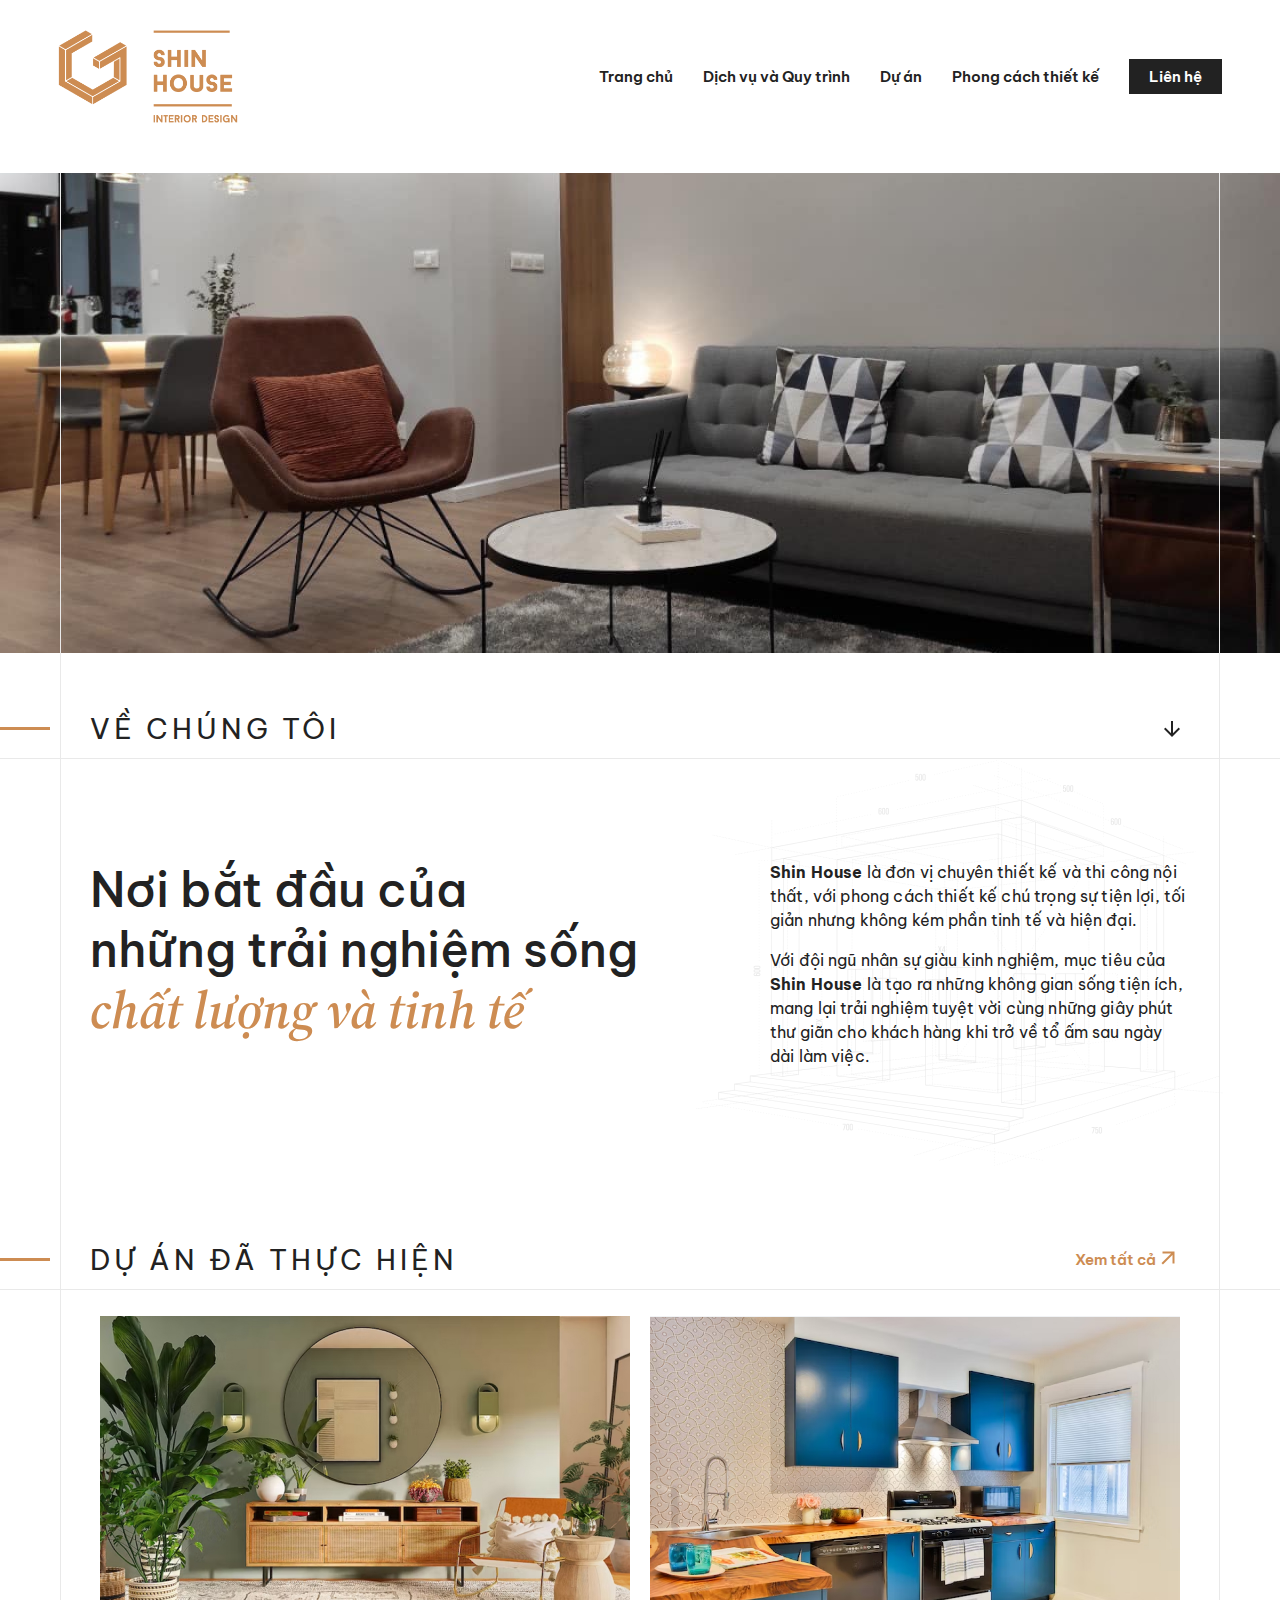
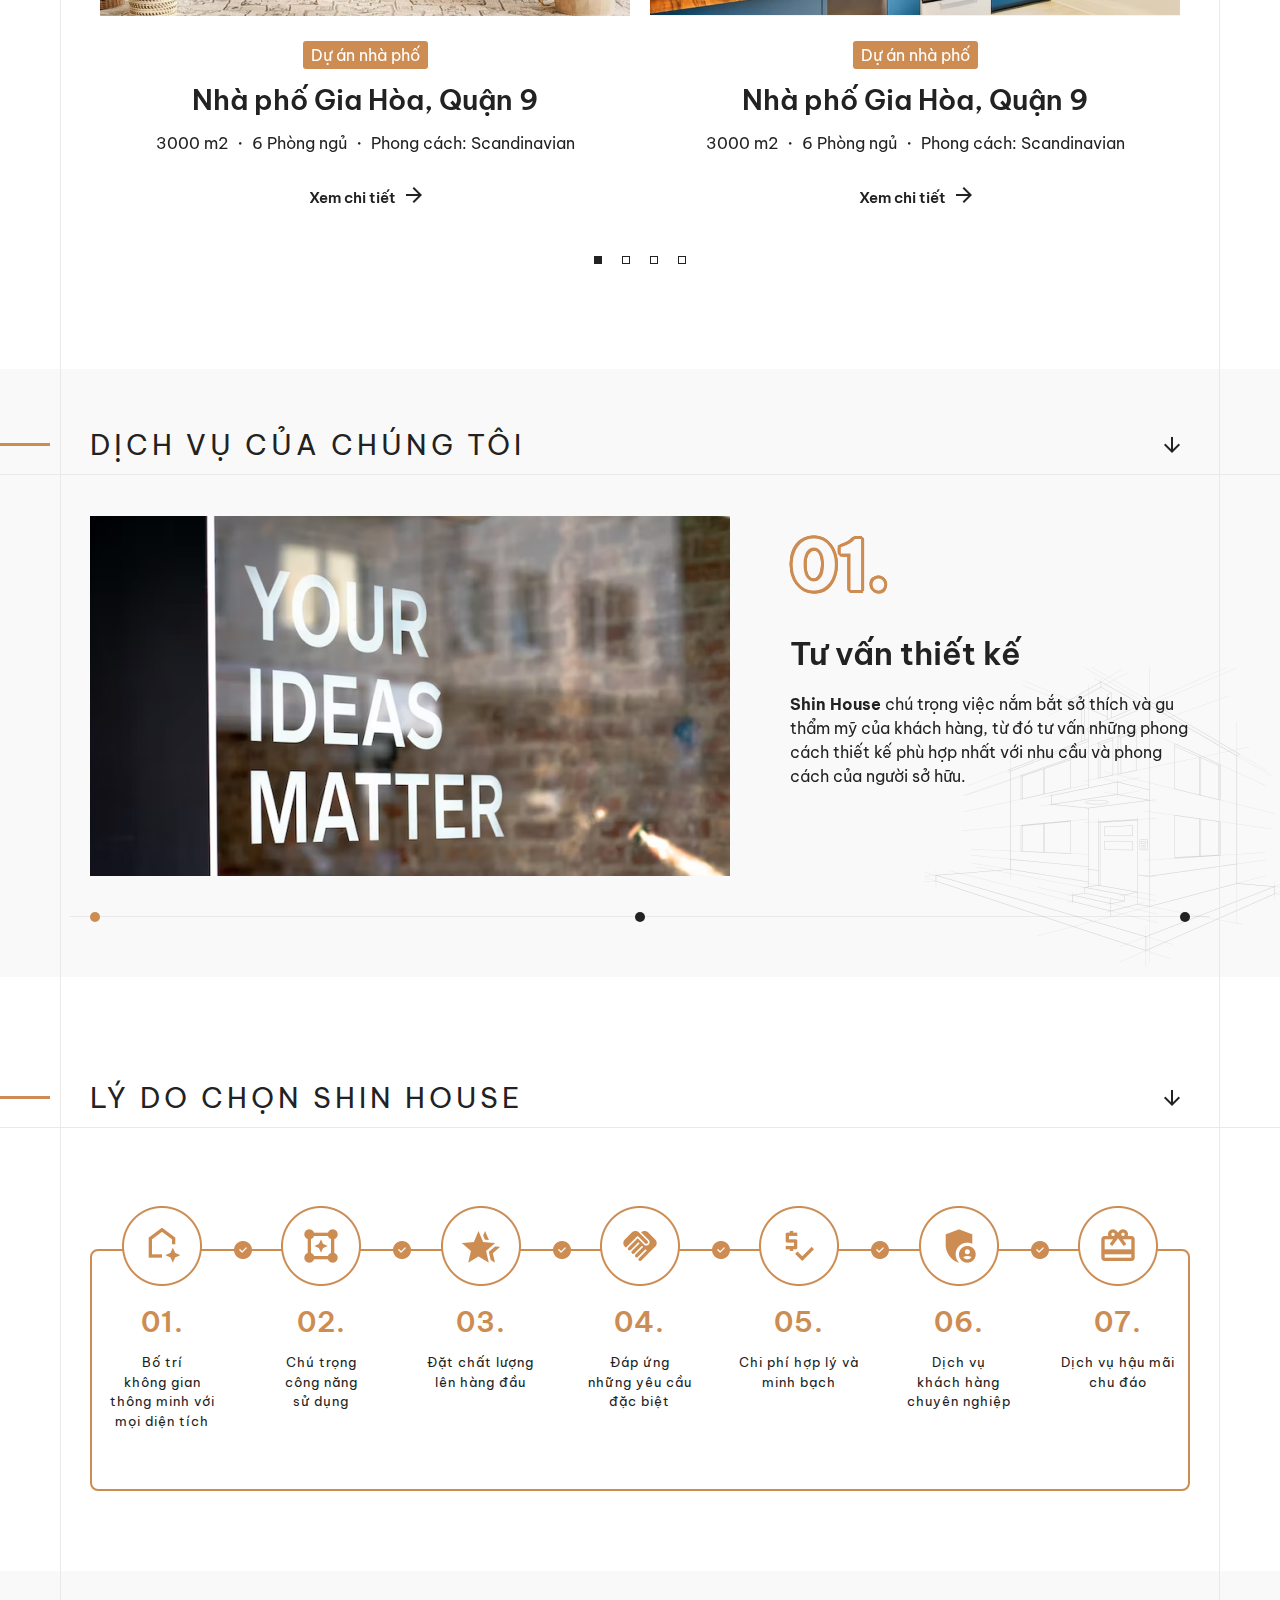
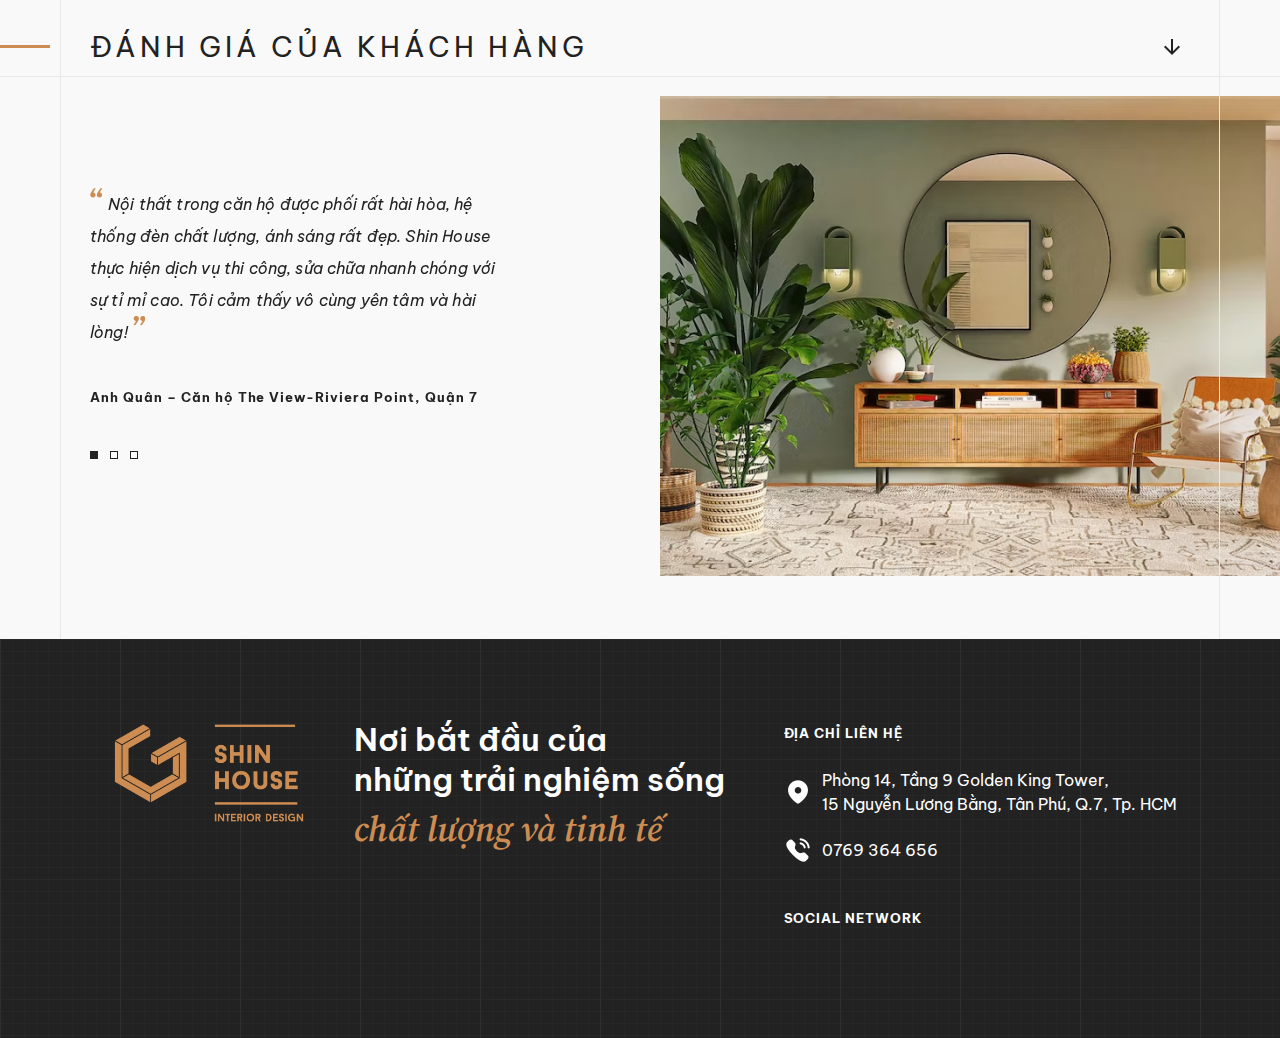
<file: index.html>
<!doctype html>
<html lang="en">

<head>
    <meta charset="UTF-8">
    <meta name="viewport" content="width=device-width, initial-scale=-100%, user-scalable=yes" />
    <meta name="format-detection" content="telephone=no">
    <title>ShinHouse</title>
    <meta name="keywords" content="">
    <meta name="description" content="">
    <link rel="icon" type="image/png"/ href="./favicon.ico">
    <link rel="apple-touch-icon" sizes="180x180" href="./images/apple-touch-icon.png">
    <link rel="icon" type="image/png" sizes="32x32" href="./images/favicon-32x32.png">
    <link rel="icon" type="image/png" sizes="16x16" href="./images/favicon-16x16.png">
    <link rel="manifest" href="./images/site.webmanifest">
    <link rel="stylesheet" href="./css/imports.css" />
    <!-- JS -->
    <script src="./js/jquery.js"></script>
</head>

<body class="">
    <div id="wrapper">
        <header>
            <div class="head_content">
                <h1 id="logo"><a href="#wrapper"><img loading="lazy" src="./images/logo.png" width="180" alt="ShinHouse Logo"></a></h1>
                <nav>
                    <ul>
                        <li><a href="./">Trang chủ</a></li>
                        <li><a href="./service/">Dịch vụ và Quy trình</a></li>
                        <li><a href="./project/">Dự án</a></li>
                        <li><a href="./design/">Phong cách thiết kế</a></li>
                        <li class="bg"><a href="./contact/">Liên hệ</a></li>
                    </ul>
                </nav>
                <p class="btn_open"><a class="btn_side"><span></span> <span></span><span></span> <span></span> <span></span> <span></span></a></p>
            </div>
        </header>
        <!-- main start -->
        <main>
            <!-- MAIN VISUAL -->
            <section class="main_visual">
                <ul>
                    <li><img src="./images/slide_img1.png" alt="ShinHouse Project"></li>
                    <li><img src="./images/slide_img1.png" alt="ShinHouse Project"></li>
                    <li><img src="./images/slide_img1.png" alt="ShinHouse Project"></li>
                </ul>
            </section>

            <!-- SECTION ABOUT -->
            <section class="sec_about">
                <div class="inner">
                    <div class="ttl">
                        <h3>Về chúng tôi</h3>
                    </div>

                    <div class="sec_about_ct">
                        <p class="title">Nơi bắt đầu của<br>những trải nghiệm sống<br><span class="sr brown italic">chất lượng và tinh tế</span></p>
                        <div class="des">
                            <p><span class="bold">Shin House</span> là đơn vị chuyên thiết kế và thi công nội thất, với phong cách thiết kế chú trọng sự tiện lợi, tối giản nhưng không kém phần tinh tế và hiện đại.</p>
                            <p>Với đội ngũ nhân sự giàu kinh nghiệm, mục tiêu của <span class="bold">Shin House</span> là tạo ra những không gian sống tiện ích, mang lại trải nghiệm tuyệt vời cùng những giây phút thư giãn cho khách hàng khi trở về tổ ấm sau ngày dài làm việc.</p>
                        </div>
                    </div>
                </div>
            </section>

            <!-- SECTION PROJECT -->
            <section class="sec_project">
                <div class="inner">
                    <div class="ttl">
                        <h3>dự án đã thực hiện</h3>
                        <a href="./project/">Xem tất cả</a>
                    </div>

                    <div class="sec_pj_list">
                        <ul>
                            <li>
                                <p class="img"><a href="./project/detail.html"><img loading="lazy" width="530" height="300" src="./images/pj_img1.jpg" alt=""></a></p>
                                <p class="tag">Dự án nhà phố</p>
                                <p class="name">Nhà phố Gia Hòa, Quận 9</p>
                                <p class="content">3000 m2 ・ 6 Phòng ngủ ・ Phong cách: Scandinavian</p>
                                <p class="link"><a href="./project/detail.html">Xem chi tiết</a></p>
                            </li>
                            <li>
                                <p class="img"><a href="./project/detail.html"><img loading="lazy" width="530" height="300" src="./images/pj_img2.jpg" alt=""></a></p>
                                <p class="tag">Dự án nhà phố</p>
                                <p class="name">Nhà phố Gia Hòa, Quận 9</p>
                                <p class="content">3000 m2 ・ 6 Phòng ngủ ・ Phong cách: Scandinavian</p>
                                <p class="link"><a href="./project/detail.html">Xem chi tiết</a></p>
                            </li>
                            <li>
                                <p class="img"><a href="./project/detail.html"><img loading="lazy" width="530" height="300" src="./images/pj_img1.jpg" alt=""></a></p>
                                <p class="tag">Dự án nhà phố</p>
                                <p class="name">Nhà phố Gia Hòa, Quận 9</p>
                                <p class="content">3000 m2 ・ 6 Phòng ngủ ・ Phong cách: Scandinavian</p>
                                <p class="link"><a href="./project/detail.html">Xem chi tiết</a></p>
                            </li>
                            <li>
                                <p class="img"><a href="./project/detail.html"><img loading="lazy" width="530" height="300" src="./images/pj_img2.jpg" alt=""></a></p>
                                <p class="tag">Dự án nhà phố</p>
                                <p class="name">Nhà phố Gia Hòa, Quận 9</p>
                                <p class="content">3000 m2 ・ 6 Phòng ngủ ・ Phong cách: Scandinavian</p>
                                <p class="link"><a href="./project/detail.html">Xem chi tiết</a></p>
                            </li>
                        </ul>
                    </div>
                </div>
            </section>

            <!-- SECTION SERVICE -->
            <section class="sec_service">
                <div class="inner">
                    <div class="ttl">
                        <h3>Dịch vụ của chúng tôi</h3>
                    </div>
                    <div class="sec_service_list">
                        <ul>
                            <li>
                                <p class="img"><img loading="lazy" width="640" height="360" src="./images/service_img1.png" alt="Tư vấn thiết kế"></p>
                                <div class="des">
                                    <p class="numb">01.</p>
                                    <p class="big">Tư vấn thiết kế</p>
                                    <p><span class="bold">Shin House</span> chú trọng việc nắm bắt sở thích và gu thẩm mỹ của khách hàng, từ đó tư vấn những phong cách thiết kế phù hợp nhất với nhu cầu và phong cách của người sở hữu.</p>
                                </div>
                            </li>
                            <li>
                                <p class="img"><img loading="lazy" width="640" height="360" src="./images/service_img2.png" alt="Thiết kế nội thất"></p>
                                <div class="des">
                                    <p class="numb">02.</p>
                                    <p class="big">Thiết kế nội thất</p>
                                    <p>Sáng tạo nên những thiết kế không gian sống không chỉ đẹp, ấn tượng mà còn được bố trí khoa học, tạo thành một tổng thể hài hòa và mang lại trải nghiệm thoải mái nhất cho chủ nhân căn nhà.</p>
                                </div>
                            </li>
                            <li>
                                <p class="img"><img loading="lazy" width="640" height="360" src="./images/service_img3.png" alt="Thi công nội thất"></p>
                                <div class="des">
                                    <p class="numb">03.</p>
                                    <p class="big">Thi công nội thất</p>
                                    <p><span class="bold">Shin House</span> cung cấp dịch vụ thi công từ phần thô đến hoàn thiện. Sử dụng vật liệu chất lượng cao, có nguồn gốc rõ ràng, cùng với đội ngũ nhân sự lành nghề, đưa ngôi nhà lý tưởng của bạn trở nên hữu hình với chi phí hợp lý, thời gian nhanh chóng và chất lượng vượt trội.</p>
                                </div>
                            </li>
                        </ul>
                    </div>
                </div>
            </section>

            <!-- SECTION WHY  -->
            <section class="sec_why">
                <div class="inner">
                    <div class="ttl">
                        <h3>lý do chọn shin House</h3>
                    </div>

                    <div class="sec_why_list">
                        <ul>
                            <li>
                                <p class="icon"><img loading="lazy" width="80" height="80" src="./images/why_ic1.png" alt="Icon"></p>
                                <p class="numb">01.</p>
                                <p class="des">Bố trí <br class="pc">không gian <br class="pc">thông minh với mọi diện tích</p>
                            </li>
                            <li>
                                <p class="icon"><img loading="lazy" width="80" height="80" src="./images/why_ic2.png" alt="Icon"></p>
                                <p class="numb">02.</p>
                                <p class="des">Chú trọng <br class="pc">công năng <br class="pc"><br class="sp480">sử dụng</p>
                            </li>
                            <li>
                                <p class="icon"><img loading="lazy" width="80" height="80" src="./images/why_ic3.png" alt="Icon"></p>
                                <p class="numb">03.</p>
                                <p class="des">Đặt chất lượng <br class="sp480">lên hàng đầu</p>
                            </li>
                            <li>
                                <p class="icon"><img loading="lazy" width="80" height="80" src="./images/why_ic4.png" alt="Icon"></p>
                                <p class="numb">04.</p>
                                <p class="des">Đáp ứng <br class="pc"><br class="sp480">những yêu cầu đặc biệt</p>
                            </li>
                            <li>
                                <p class="icon"><img loading="lazy" width="80" height="80" src="./images/why_ic5.png" alt="Icon"></p>
                                <p class="numb">05.</p>
                                <p class="des">Chi phí hợp lý và <br class="sp480">minh bạch</p>
                            </li>
                            <li>
                                <p class="icon"><img loading="lazy" width="80" height="80" src="./images/why_ic6.png" alt="Icon"></p>
                                <p class="numb">06.</p>
                                <p class="des">Dịch vụ <br class="pc">khách hàng <br class="sp480">chuyên nghiệp</p>
                            </li>
                            <li>
                                <p class="icon"><img loading="lazy" width="80" height="80" src="./images/why_ic7.png" alt="Icon"></p>
                                <p class="numb">07.</p>
                                <p class="des">Dịch vụ hậu mãi <br class="sp480">chu đáo</p>
                            </li>
                        </ul>
                    </div>
                </div>
            </section>

            <!-- SECTION REVIEW -->
            <section class="sec_review">
                <div class="inner">
                    <div class="ttl">
                        <h3>đánh giá của khách hàng</h3>
                    </div>
                    <p class="review_img"><img loading="lazy" width="700" height="480" src="./images/review_img.jpg" alt="Images"></p>
                    <div class="review_content">
                        <div class="review_list">
                            <ul>
                                <li>
                                    <p class="italic">Nội thất trong căn hộ được phối rất hài hòa, hệ thống đèn chất lượng, ánh sáng rất đẹp. Shin House thực hiện dịch vụ thi công, sửa chữa nhanh chóng với sự tỉ mỉ cao. Tôi cảm thấy vô cùng yên tâm và hài lòng!</p>
                                    <p class="bold">Anh Quân – Căn hộ The View-Riviera Point, Quận 7</p>
                                </li>
                                <li>
                                    <p class="italic">Gia đình tôi đã có một không gian sống hiện đại nhất huyện, hàng xóm ai đến của bất ngờ và dành lời khen! Cảm ơn Shin House nhiều!</p>
                                    <p class="bold">Chị Loan – Nhà phố Tân Trụ, Long An</p>
                                </li>
                                <li>
                                    <p class="italic">Không gian căn hộ rất ấm cúng, tiện nghi, càng nhìn càng thấy thu hút. Thích nhất là ở đâu cũng có chỗ để có thể thư giãn!</p>
                                    <p class="bold">Chị Tú – Căn hộ Sky Garden 3, Quận 7</p>
                                </li>
                            </ul>
                        </div>
                    </div>
                </div>
            </section>
        </main>
        <!-- main end -->
        <footer>
            <div class="foot_slogan">
                <p class="f_logo"><a href="./"><img loading="lazy" width="190" height="98" src="./images/logo.png" alt="ShinHouse Logo"></a></p>
                <p class="big">Nơi bắt đầu của<br>những trải nghiệm sống<br><span class="sr brown italic">chất lượng và tinh tế</span></p>
            </div>
            <div class="foot_info">
                <p class="big">Địa chỉ liên hệ</p>
                <p class="add">Phòng 14, Tầng 9 Golden King Tower, <br class="pc">15 Nguyễn Lương Bằng, Tân Phú, Q.7, Tp. HCM</p>
                <p class="tel"><a href="tel:0769364656">0769 364 656</a></p>
                <p class="big">Social network</p>
                <p class="sns">
                    <a href="https://www.facebook.com/profile.php?id=100066376429048&mibextid=LQQJ4d " target="_blank" rel="noopener noreferrer"><img loading="lazy" src="./images/foot_sns_fb.png" alt="Facebook"></a>
                    <a href="mailto:shinhouse1808@gmail.com" rel="noopener noreferrer"><img loading="lazy" src="./images/foot_sns_mail.png" alt="Email"></a>
                </p>
            </div>
        </footer>

        <p id="btn_top"><img loading="lazy" src="./images/btn_top.png" width="66" alt="Back to Top"></p>
    </div>
    <link rel="preconnect" href="https://fonts.googleapis.com">
    <link rel="preconnect" href="https://fonts.gstatic.com" crossorigin>
    <link href="https://fonts.googleapis.com/css2?family=Be+Vietnam+Pro:ital,wght@0,400;0,500;0,600;0,700;1,400;1,500;1,600;1,700&family=Source+Serif+Pro:ital,wght@0,400;0,600;1,600&display=swap" rel="stylesheet">
    <!--================JS========================-->
    <script src="./js/aos.js"></script>
    <script src="./js/top.js"></script>
    <script src="./js/slick.min.js"></script>
</body>

</html>
</file>
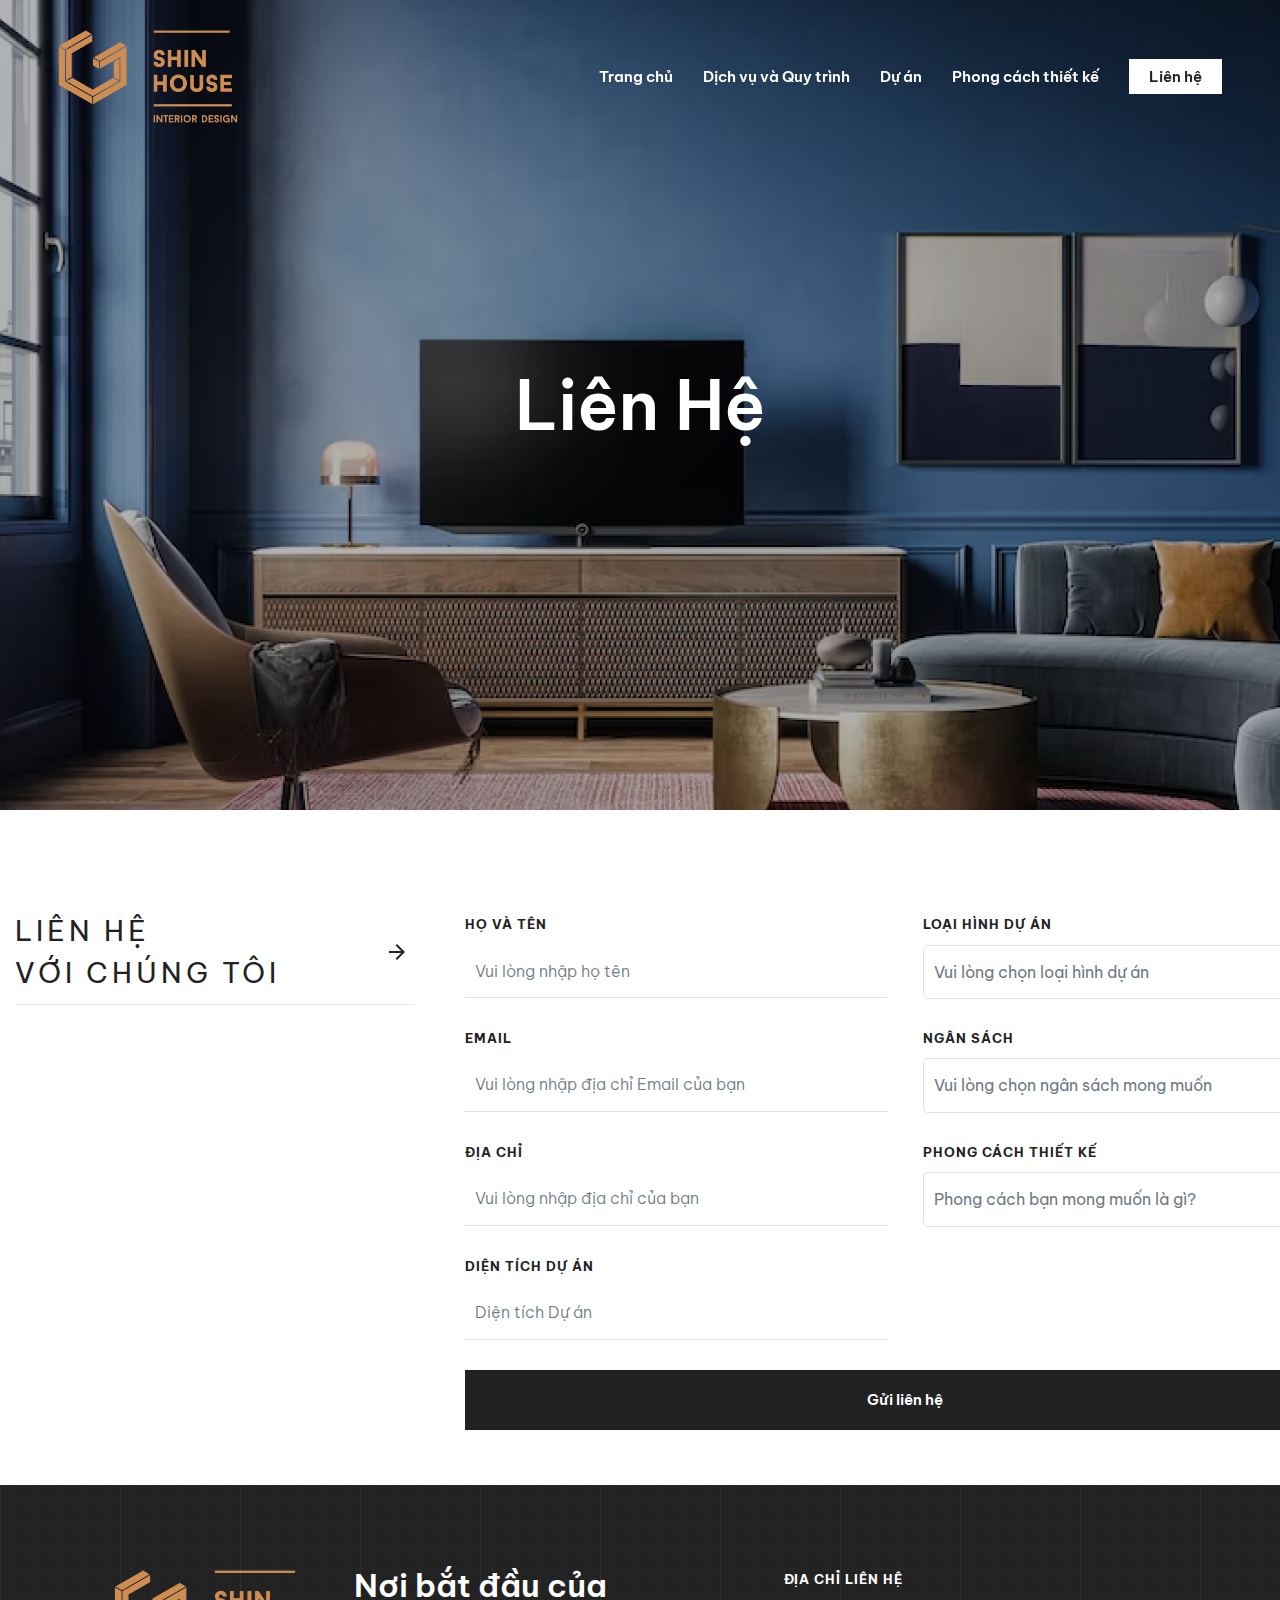
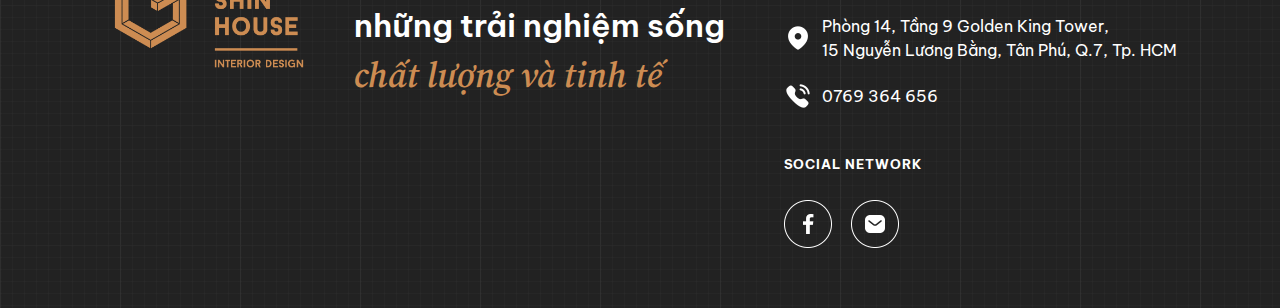
<file: contact/index.html>
<!doctype html>
<html lang="en">

<head>
    <meta charset="UTF-8">
    <meta name="viewport" content="width=device-width, initial-scale=-100%, user-scalable=yes" />
    <meta name="format-detection" content="telephone=no">
    <title>Liên hệ | ShinHouse</title>
    <meta name="keywords" content="">
    <meta name="description" content="">
    <link rel="icon" type="image/png"/ href="../favicon.ico">
    <link rel="apple-touch-icon" sizes="180x180" href="../images/apple-touch-icon.png">
    <link rel="icon" type="image/png" sizes="32x32" href="../images/favicon-32x32.png">
    <link rel="icon" type="image/png" sizes="16x16" href="../images/favicon-16x16.png">
    <link rel="manifest" href="../images/site.webmanifest">
    <link rel="stylesheet" href="../css/imports.css" />
    <!-- JS -->
    <script src="../js/jquery.js"></script>
</head>

<body id="contact" class="under">
    <div id="wrapper">
        <header>
            <div class="head_content">
                <h1 id="logo"><a href="#wrapper"><img loading="lazy" src="../images/logo.png" width="180" alt="ShinHouse Logo"></a></h1>
                <nav>
                    <ul>
                        <li><a href="../">Trang chủ</a></li>
                        <li><a href="../service">Dịch vụ và Quy trình</a></li>
                        <li><a href="../project">Dự án</a></li>
                        <li><a href="../design">Phong cách thiết kế</a></li>
                        <li class="bg"><a href="../contact">Liên hệ</a></li>
                    </ul>
                </nav>
                <p class="btn_open"><a class="btn_side"><span></span> <span></span><span></span> <span></span> <span></span> <span></span></a></p>
            </div>
        </header>
        <!-- main start -->
        <main>
            <!-- TOP INFO -->
            <section class="top_info">
                <div class="inner">
                    <h2>Liên hệ</h2>
                </div>
            </section>

            <!-- CONTACT PAGE -->
            <section class="contact_content">
                <div class="inner">
                    <div class="ttl">
                        <h3>Liên hệ<br class="pc"><br class="sp480"> Với chúng tôi</h3>
                    </div>
                    <div class="contact_form">
                        <div class="contact_form_box">
                            <dl class="od1">
                                <dt>Họ và tên</dt>
                                <dd><input type="text" name="name" value="" placeholder="Vui lòng nhập họ tên"></dd>
                            </dl>
                            <dl class="od2">
                                <dt>Email</dt>
                                <dd><input type="email" name="name" value="" placeholder="Vui lòng nhập địa chỉ Email của bạn"></dd>
                            </dl>
                            <dl class="od3">
                                <dt>Địa chỉ</dt>
                                <dd><input type="text" name="name" value="" placeholder="Vui lòng nhập địa chỉ của bạn"></dd>
                            </dl>
                            <dl class="od4">
                                <dt>Diện tích Dự án</dt>
                                <dd><input type="text" name="name" value="" placeholder="Diện tích Dự án"></dd>
                            </dl>
                            <dl class="od5">
                                <dt>Loại hình dự án</dt>
                                <dd class="select">
                                    <span></span>
                                    <select name="" id="case">
                                        <option value="" hidden>Vui lòng chọn loại hình dự án</option>
                                        <option value="">Nhà phố</option>
                                        <option value="">Biệt thự</option>
                                        <option value="">Căn hộ</option>
                                    </select>
                                </dd>
                            </dl>
                            <dl class="od6">
                                <dt>Ngân sách</dt>
                                <dd class="select">
                                    <span></span>
                                    <select name="" id="case">
                                        <option value="" hidden>Vui lòng chọn ngân sách mong muốn</option>
                                        <option value="">Dưới 500 Triệu</option>
                                        <option value="">500 Triệu - 1 tỷ</option>
                                        <option value="">Trên 1 tỷ</option>
                                    </select>
                                </dd>
                            </dl>
                            <dl class="od7">
                                <dt>phong cách thiết kế</dt>
                                <dd class="select">
                                    <span></span>
                                    <select name="" id="case">
                                        <option value="" hidden>Phong cách bạn mong muốn là gì?</option>
                                        <option value="">Phong cách Eclectric</option>
                                        <option value="">Phong cách Scandinavian</option>
                                        <option value="">Phong cách Hiện đại</option>
                                        <option value="">Phong cách Đương đại</option>
                                        <option value="">Phong cách Tối giản</option>
                                        <option value="">Phong cách Indochine</option>
                                        <option value="">Phong cách Tân cổ điển</option>
                                        <option value="">Phong cách Khác</option>
                                    </select>
                                </dd>
                            </dl>
                        </div>
                        <div class="btn_submit"><button type="submit" name="submitConfirm" value="confirm">Gửi liên hệ</button></div>
                    </div>
                </div>
            </section>
        </main>
        <!-- main end -->
        <footer>
            <div class="foot_slogan">
                <p class="f_logo"><a href="./"><img loading="lazy" width="190" height="98" src="../images/logo.png" alt="ShinHouse Logo"></a></p>
                <p class="big">Nơi bắt đầu của<br>những trải nghiệm sống<br><span class="sr brown italic">chất lượng và tinh tế</span></p>
            </div>
            <div class="foot_info">
                <p class="big">Địa chỉ liên hệ</p>
                <p class="add">Phòng 14, Tầng 9 Golden King Tower, <br class="pc">15 Nguyễn Lương Bằng, Tân Phú, Q.7, Tp. HCM</p>
                <p class="tel"><a href="tel:0769364656">0769 364 656</a></p>
                <p class="big">Social network</p>
                <p class="sns">
                    <a href="https://www.facebook.com/profile.php?id=100066376429048&mibextid=LQQJ4d " target="_blank" rel="noopener noreferrer"><img loading="lazy" src="../images/foot_sns_fb.png" alt="Facebook"></a>
                    <a href="mailto:shinhouse1808@gmail.com" rel="noopener noreferrer"><img loading="lazy" src="../images/foot_sns_mail.png" alt="Email"></a>
                </p>
            </div>
        </footer>

        <p id="btn_top"><img loading="lazy" src="../images/btn_top.png" width="66" alt="Back to Top"></p>
    </div>
    <link rel="preconnect" href="https://fonts.googleapis.com">
    <link rel="preconnect" href="https://fonts.gstatic.com" crossorigin>
    <link href="https://fonts.googleapis.com/css2?family=Be+Vietnam+Pro:ital,wght@0,400;0,500;0,600;0,700;1,400;1,500;1,600;1,700&family=Source+Serif+Pro:ital,wght@0,400;0,600;1,600&display=swap" rel="stylesheet">
    <!--================JS========================-->
    <script src="../js/top.js"></script>
</body>

</html>
</file>
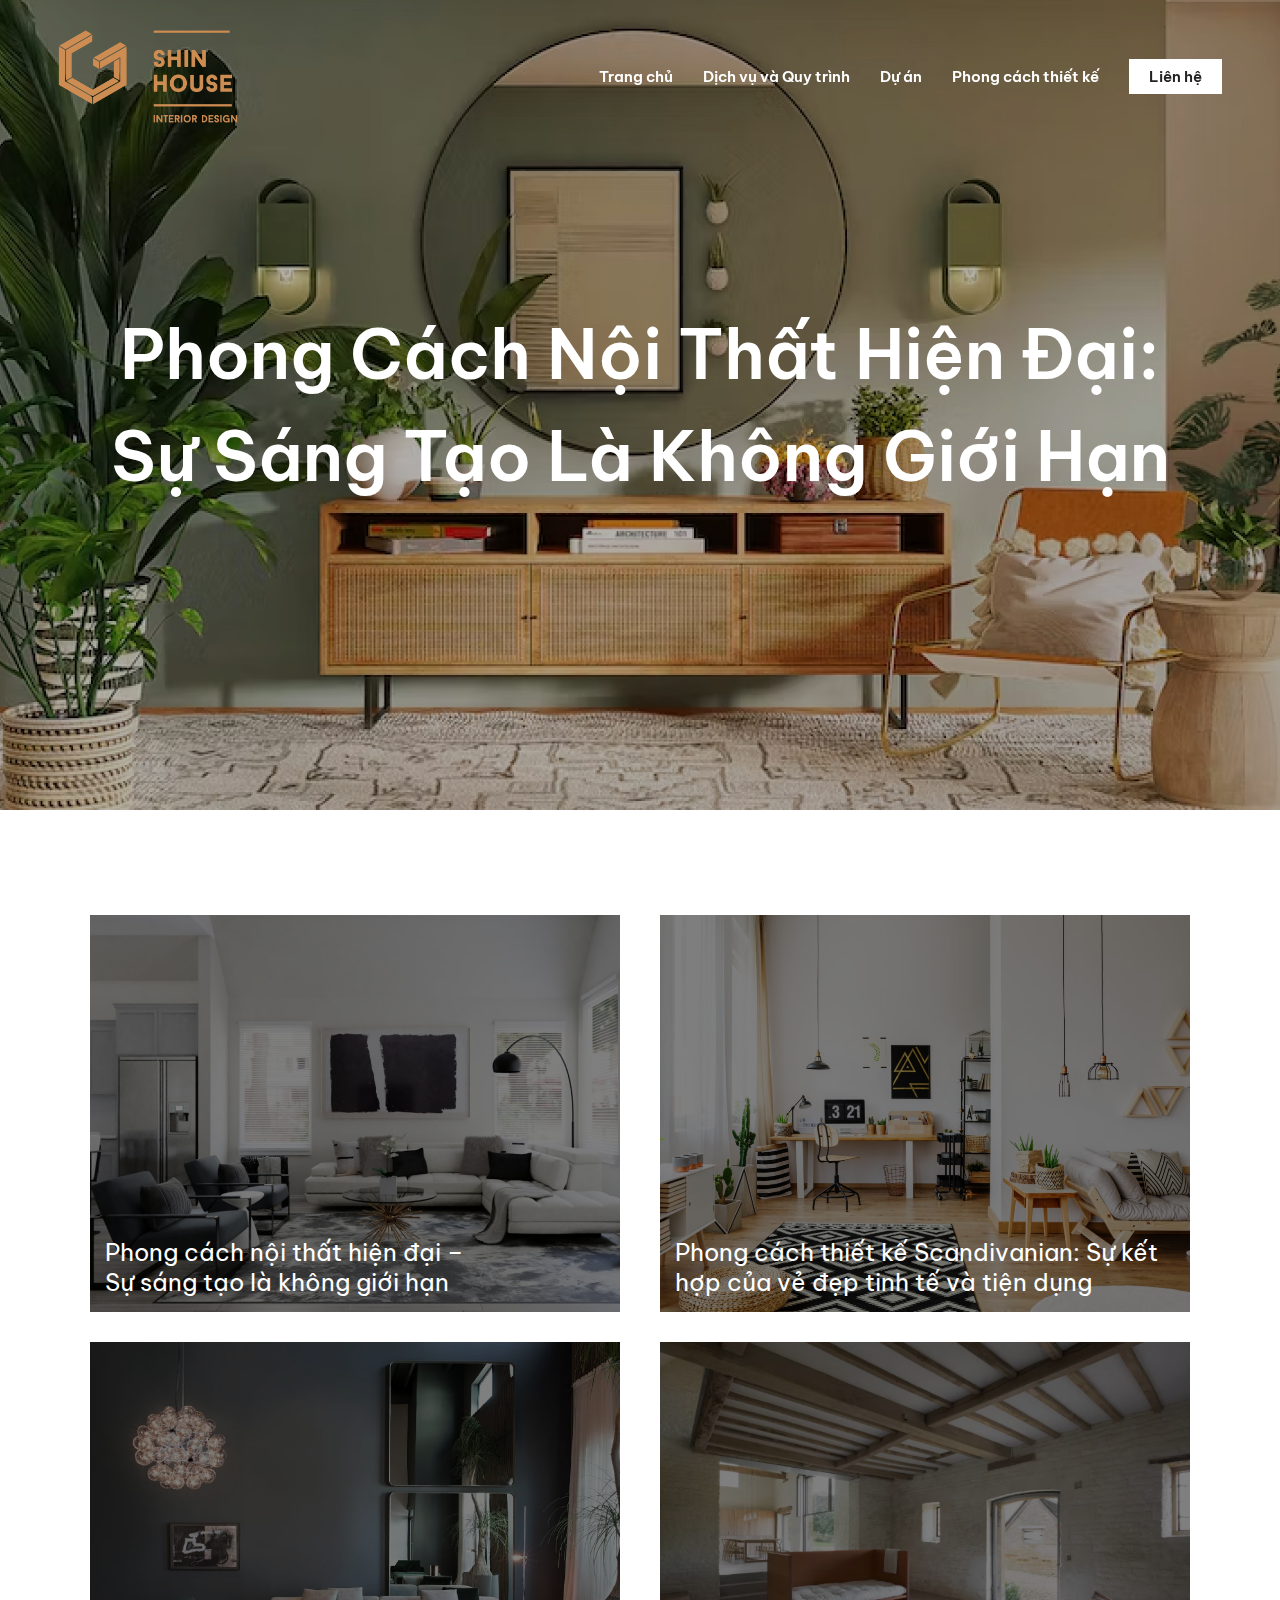
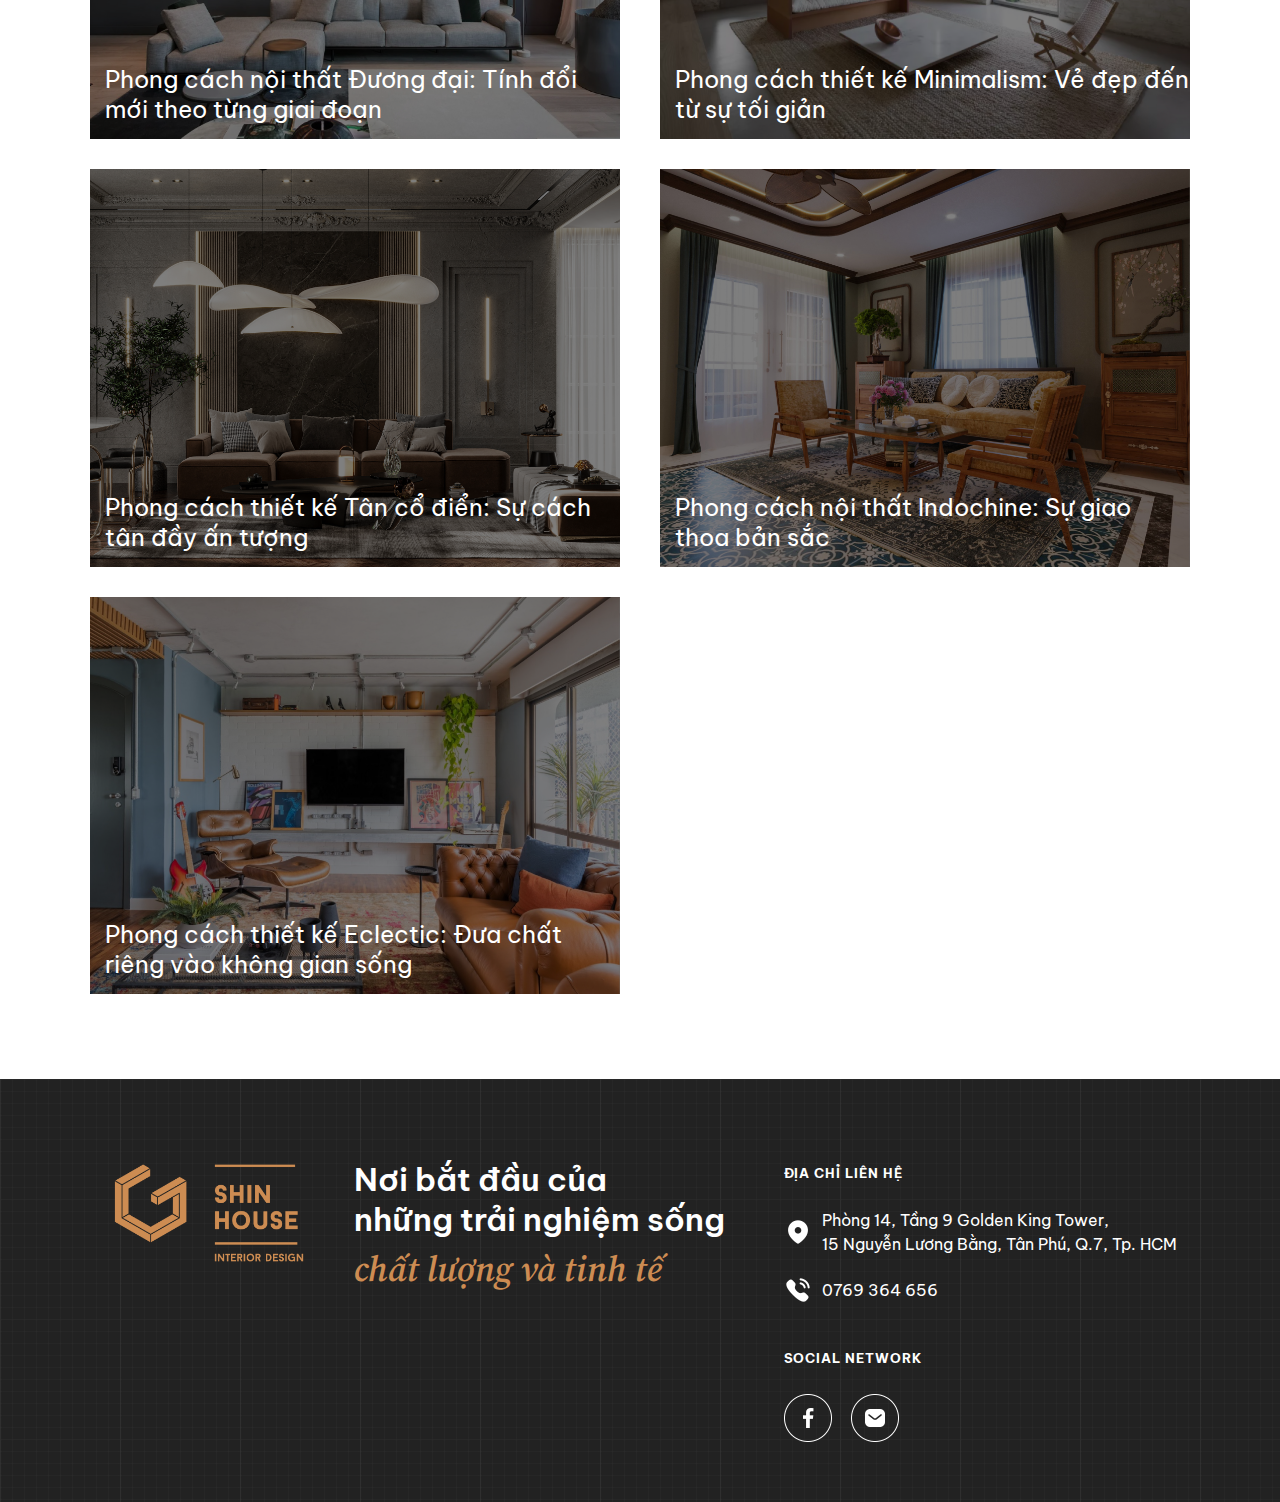
<file: design/index.html>
<!doctype html>
<html lang="en">

<head>
    <meta charset="UTF-8">
    <meta name="viewport" content="width=device-width, initial-scale=-100%, user-scalable=yes" />
    <meta name="format-detection" content="telephone=no">
    <title>Phong cách nội thất hiện đại: Sự sáng tạo là không giới hạn | ShinHouse</title>
    <meta name="keywords" content="">
    <meta name="description" content="">
    <link rel="icon" type="image/png"/ href="../favicon.ico">
    <link rel="apple-touch-icon" sizes="180x180" href="../images/apple-touch-icon.png">
    <link rel="icon" type="image/png" sizes="32x32" href="../images/favicon-32x32.png">
    <link rel="icon" type="image/png" sizes="16x16" href="../images/favicon-16x16.png">
    <link rel="manifest" href="../images/site.webmanifest">
    <link rel="stylesheet" href="../css/imports.css" />
    <!-- JS -->
    <script src="../js/jquery.js"></script>
</head>

<body id="design" class="under">
    <div id="wrapper">
        <header>
            <div class="head_content">
                <h1 id="logo"><a href="#wrapper"><img loading="lazy" src="../images/logo.png" width="180" alt="ShinHouse Logo"></a></h1>
                <nav>
                    <ul>
                        <li><a href="../">Trang chủ</a></li>
                        <li><a href="../service">Dịch vụ và Quy trình</a></li>
                        <li><a href="../project">Dự án</a></li>
                        <li><a href="../design">Phong cách thiết kế</a></li>
                        <li class="bg"><a href="../contact">Liên hệ</a></li>
                    </ul>
                </nav>
                <p class="btn_open"><a class="btn_side"><span></span> <span></span><span></span> <span></span> <span></span> <span></span></a></p>
            </div>
        </header>
        <!-- main start -->
        <main>
            <!-- TOP INFO -->
            <section class="top_info">
                <div class="inner">
                    <h2>Phong cách nội thất hiện đại:<br class="pc">Sự sáng tạo là không giới hạn</h2>
                </div>
            </section>

            <!-- DESIGN PAGE -->
            <section class="design_list">
                <div class="inner">
                    <ul>
                        <li>
                            <p class="img"><a href="./detail.html"><img src="../images/design_img1.jpg" alt="Load title"></a></p>
                            <p class="des">Phong cách nội thất hiện đại – <br class="pc">Sự sáng tạo là không giới hạn</p>
                        </li>
                        <li>
                            <p class="img"><a href="./detail.html"><img src="../images/design_img2.jpg" alt="Load title"></a></p>
                            <p class="des">Phong cách thiết kế Scandivanian: Sự kết hợp của vẻ đẹp tinh tế và tiện dụng</p>
                        </li>
                        <li>
                            <p class="img"><a href="./detail.html"><img src="../images/design_img3.jpg" alt="Load title"></a></p>
                            <p class="des">Phong cách nội thất Đương đại: Tính đổi mới theo từng giai đoạn</p>
                        </li>
                        <li>
                            <p class="img"><a href="./detail.html"><img src="../images/design_img4.jpg" alt="Load title"></a></p>
                            <p class="des">Phong cách thiết kế Minimalism: Vẻ đẹp đến từ sự tối giản</p>
                        </li>
                        <li>
                            <p class="img"><a href="./detail.html"><img src="../images/design_img5.jpg" alt="Load title"></a></p>
                            <p class="des">Phong cách thiết kế Tân cổ điển: Sự cách tân đầy ấn tượng</p>
                        </li>
                        <li>
                            <p class="img"><a href="./detail.html"><img src="../images/design_img6.jpg" alt="Load title"></a></p>
                            <p class="des">Phong cách nội thất Indochine: Sự giao thoa bản sắc</p>
                        </li>
                        <li>
                            <p class="img"><a href="./detail.html"><img src="../images/design_img7.jpg" alt="Load title"></a></p>
                            <p class="des">Phong cách thiết kế Eclectic: Đưa chất riêng vào không gian sống</p>
                        </li>
                    </ul>
                </div>
            </section>
        </main>
        <!-- main end -->
        <footer>
            <div class="foot_slogan">
                <p class="f_logo"><a href="./"><img loading="lazy" width="190" height="98" src="../images/logo.png" alt="ShinHouse Logo"></a></p>
                <p class="big">Nơi bắt đầu của<br>những trải nghiệm sống<br><span class="sr brown italic">chất lượng và tinh tế</span></p>
            </div>
            <div class="foot_info">
                <p class="big">Địa chỉ liên hệ</p>
                <p class="add">Phòng 14, Tầng 9 Golden King Tower, <br class="pc">15 Nguyễn Lương Bằng, Tân Phú, Q.7, Tp. HCM</p>
                <p class="tel"><a href="tel:0769364656">0769 364 656</a></p>
                <p class="big">Social network</p>
                <p class="sns">
                    <a href="https://www.facebook.com/profile.php?id=100066376429048&mibextid=LQQJ4d " target="_blank" rel="noopener noreferrer"><img loading="lazy" src="../images/foot_sns_fb.png" alt="Facebook"></a>
                    <a href="mailto:shinhouse1808@gmail.com" rel="noopener noreferrer"><img loading="lazy" src="../images/foot_sns_mail.png" alt="Email"></a>
                </p>
            </div>
        </footer>

        <p id="btn_top"><img loading="lazy" src="../images/btn_top.png" width="66" alt="Back to Top"></p>
    </div>
    <link rel="preconnect" href="https://fonts.googleapis.com">
    <link rel="preconnect" href="https://fonts.gstatic.com" crossorigin>
    <link href="https://fonts.googleapis.com/css2?family=Be+Vietnam+Pro:ital,wght@0,400;0,500;0,600;0,700;1,400;1,500;1,600;1,700&family=Source+Serif+Pro:ital,wght@0,400;0,600;1,600&display=swap" rel="stylesheet">
    <!--================JS========================-->
    <script src="../js/top.js"></script>
</body>

</html>
</file>
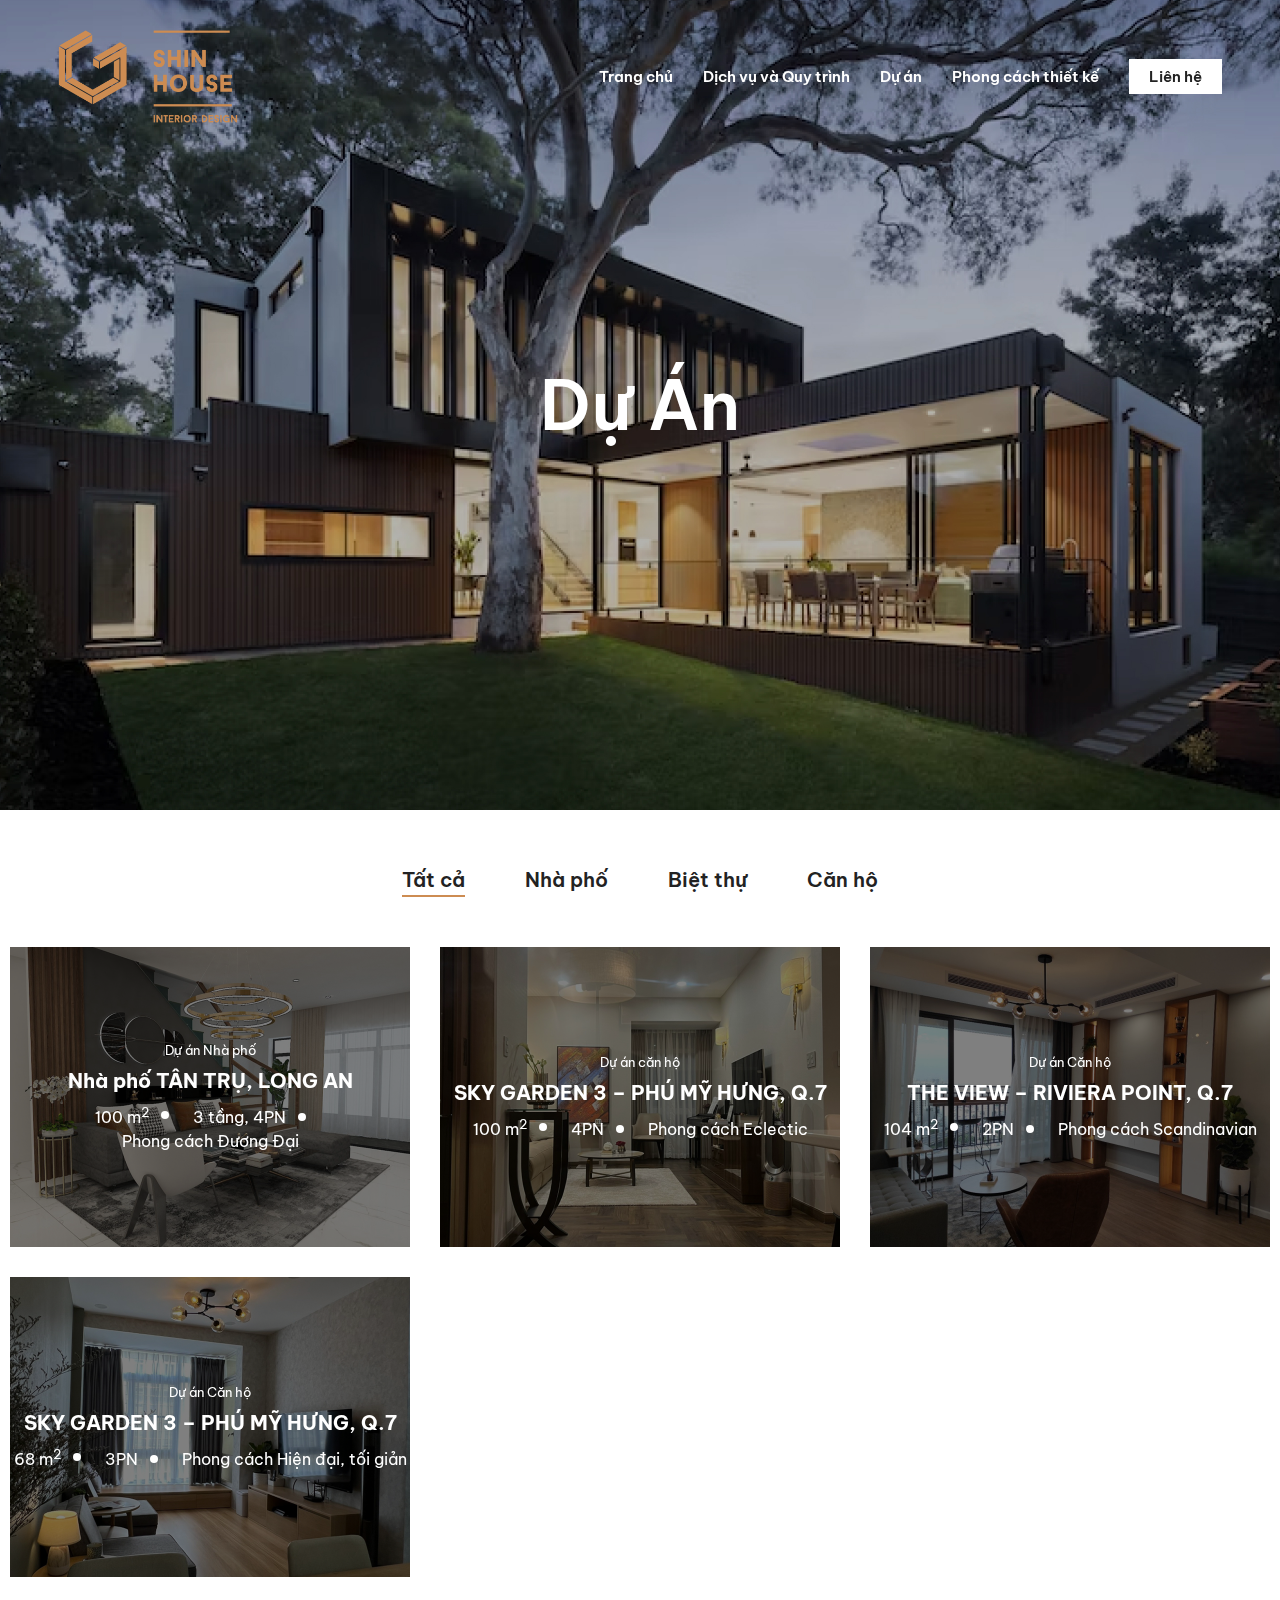
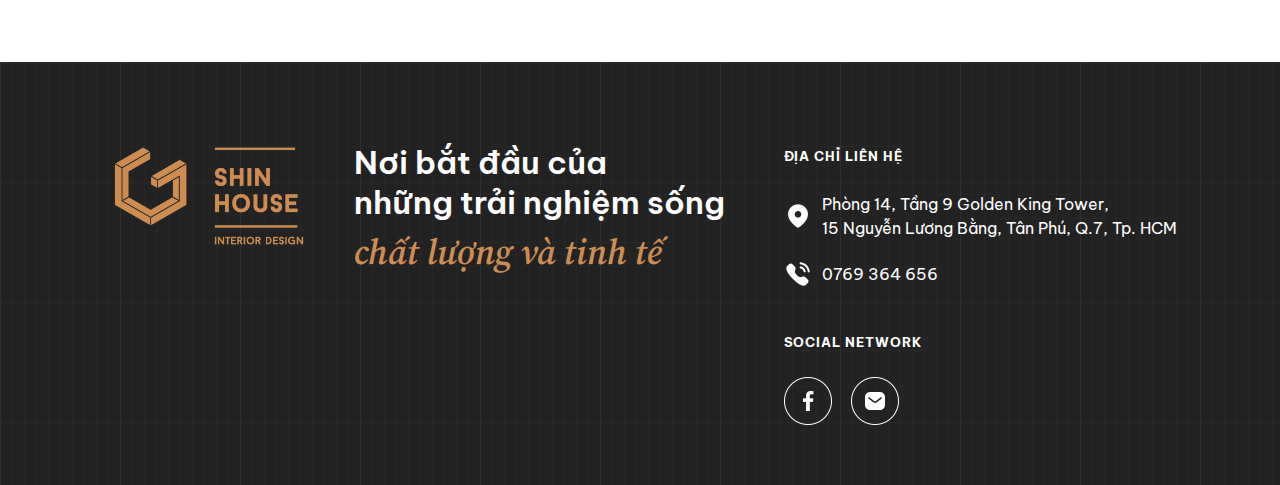
<file: project/index.html>
<!doctype html>
<html lang="en">

<head>
    <meta charset="UTF-8">
    <meta name="viewport" content="width=device-width, initial-scale=-100%, user-scalable=yes" />
    <meta name="format-detection" content="telephone=no">
    <title>Dự án | ShinHouse</title>
    <meta name="keywords" content="">
    <meta name="description" content="">
    <link rel="icon" type="image/png"/ href="../favicon.ico">
    <link rel="apple-touch-icon" sizes="180x180" href="../images/apple-touch-icon.png">
    <link rel="icon" type="image/png" sizes="32x32" href="../images/favicon-32x32.png">
    <link rel="icon" type="image/png" sizes="16x16" href="../images/favicon-16x16.png">
    <link rel="manifest" href="../images/site.webmanifest">
    <link rel="stylesheet" href="../css/imports.css" />
    <!-- JS -->
    <script src="../js/jquery.js"></script>
</head>

<body id="project" class="under">
    <div id="wrapper">
        <header>
            <div class="head_content">
                <h1 id="logo"><a href="#wrapper"><img loading="lazy" src="../images/logo.png" width="180" alt="ShinHouse Logo"></a></h1>
                <nav>
                    <ul>
                        <li><a href="../">Trang chủ</a></li>
                        <li><a href="../service">Dịch vụ và Quy trình</a></li>
                        <li><a href="../project">Dự án</a></li>
                        <li><a href="../design">Phong cách thiết kế</a></li>
                        <li class="bg"><a href="../contact">Liên hệ</a></li>
                    </ul>
                </nav>
                <p class="btn_open"><a class="btn_side"><span></span> <span></span><span></span> <span></span> <span></span> <span></span></a></p>
            </div>
        </header>
        <!-- main start -->
        <main>
            <!-- TOP INFO -->
            <section class="top_info">
                <div class="inner">
                    <h2>Dự án</h2>
                </div>
            </section>

            <!-- PROJECT PAGE -->
            <section class="project_list">
                <div class="inner">
                    <div class="project_tab">
                        <ul class="tabs">
                            <li class="tab-link current" data-tab="tab-1">Tất cả</li>
                            <li class="tab-link" data-tab="tab-2">Nhà phố</li>
                            <li class="tab-link" data-tab="tab-3">Biệt thự</li>
                            <li class="tab-link" data-tab="tab-4">Căn hộ</li>
                        </ul>
                    </div>

                    <div id="tab-1" class="tab-content current">
                        <div class="project_list_content">
                            <ul>
                                <li>
                                    <p class="img"><a href="./detail.html"><img src="../images/project_list_1.jpg" alt="Load title"></a></p>
                                    <div class="des">
                                        <p class="name">Dự án <span>Nhà phố</span></p>
                                        <p class="locate">Nhà phố TÂN TRỤ, LONG AN</p>
                                        <p class="info">
                                            <span class="square">100 m<sup>2</sup></span>
                                            <span class="room">3 tầng, 4PN</span>
                                            <span class="style">Phong cách Đương Đại</span>
                                        </p>
                                    </div>
                                </li>
                                <li>
                                    <p class="img"><a href="./detail.html"><img src="../images/project_list_2.jpg" alt="Load title"></a></p>
                                    <div class="des">
                                        <p class="name">Dự án <span>căn hộ</span></p>
                                        <p class="locate">SKY GARDEN 3 – PHÚ MỸ HƯNG, Q.7</p>
                                        <p class="info">
                                            <span class="square">100 m<sup>2</sup></span>
                                            <span class="room">4PN</span>
                                            <span class="style">Phong cách Eclectic</span>
                                        </p>
                                    </div>
                                </li>
                                <li>
                                    <p class="img"><a href="./detail.html"><img src="../images/project_list_3.jpg" alt="Load title"></a></p>
                                    <div class="des">
                                        <p class="name">Dự án <span>Căn hộ</span></p>
                                        <p class="locate">THE VIEW – RIVIERA POINT, Q.7</p>
                                        <p class="info">
                                            <span class="square">104 m<sup>2</sup></span>
                                            <span class="room">2PN</span>
                                            <span class="style">Phong cách Scandinavian</span>
                                        </p>
                                    </div>
                                </li>
                                <li>
                                    <p class="img"><a href="./detail.html"><img src="../images/project_list_4.jpg" alt="Load title"></a></p>
                                    <div class="des">
                                        <p class="name">Dự án <span>Căn hộ</span></p>
                                        <p class="locate">SKY GARDEN 3 – PHÚ MỸ HƯNG, Q.7</p>
                                        <p class="info">
                                            <span class="square">68 m<sup>2</sup></span>
                                            <span class="room">3PN</span>
                                            <span class="style">Phong cách Hiện đại, tối giản</span>
                                        </p>
                                    </div>
                                </li>
                            </ul>
                        </div>
                    </div>

                    <div id="tab-2" class="tab-content">
                        <div class="project_list_content">
                            <ul>
                                <li>
                                    <p class="img"><a href="./detail.html"><img src="../images/project_list_1.jpg" alt="Load title"></a></p>
                                    <div class="des">
                                        <p class="name">Dự án <span>Nhà phố</span></p>
                                        <p class="locate">Nhà phố TÂN TRỤ, LONG AN</p>
                                        <p class="info">
                                            <span class="square">100 m<sup>2</sup></span>
                                            <span class="room">3 tầng, 4PN</span>
                                            <span class="style">Phong cách Đương Đại</span>
                                        </p>
                                    </div>
                                </li>
                            </ul>
                        </div>
                    </div>

                    <div id="tab-3" class="tab-content">
                        <div class="project_list_content">
                            <ul>
                            </ul>
                        </div>
                    </div>

                    <div id="tab-4" class="tab-content">
                        <div class="project_list_content">
                            <ul>
                                <li>
                                    <p class="img"><a href="./detail.html"><img src="../images/project_list_2.jpg" alt="Load title"></a></p>
                                    <div class="des">
                                        <p class="name">Dự án <span>căn hộ</span></p>
                                        <p class="locate">SKY GARDEN 3 – PHÚ MỸ HƯNG, Q.7</p>
                                        <p class="info">
                                            <span class="square">100 m<sup>2</sup></span>
                                            <span class="room">4PN</span>
                                            <span class="style">Phong cách Eclectic</span>
                                        </p>
                                    </div>
                                </li>
                                <li>
                                    <p class="img"><a href="./detail.html"><img src="../images/project_list_3.jpg" alt="Load title"></a></p>
                                    <div class="des">
                                        <p class="name">Dự án <span>Căn hộ</span></p>
                                        <p class="locate">THE VIEW – RIVIERA POINT, Q.7</p>
                                        <p class="info">
                                            <span class="square">104 m<sup>2</sup></span>
                                            <span class="room">2PN</span>
                                            <span class="style">Phong cách Scandinavian</span>
                                        </p>
                                    </div>
                                </li>

                                <li>
                                    <p class="img"><a href="./detail.html"><img src="../images/project_list_4.jpg" alt="Load title"></a></p>
                                    <div class="des">
                                        <p class="name">Dự án <span>Căn hộ</span></p>
                                        <p class="locate">SKY GARDEN 3 – PHÚ MỸ HƯNG, Q.7</p>
                                        <p class="info">
                                            <span class="square">68 m<sup>2</sup></span>
                                            <span class="room">3PN</span>
                                            <span class="style">Phong cách Hiện đại, tối giản</span>
                                        </p>
                                    </div>
                                </li>
                            </ul>
                        </div>
                    </div>
                </div>
            </section>
        </main>
        <!-- main end -->
        <footer>
            <div class="foot_slogan">
                <p class="f_logo"><a href="./"><img loading="lazy" width="190" height="98" src="../images/logo.png" alt="ShinHouse Logo"></a></p>
                <p class="big">Nơi bắt đầu của<br>những trải nghiệm sống<br><span class="sr brown italic">chất lượng và tinh tế</span></p>
            </div>
            <div class="foot_info">
                <p class="big">Địa chỉ liên hệ</p>
                <p class="add">Phòng 14, Tầng 9 Golden King Tower, <br class="pc">15 Nguyễn Lương Bằng, Tân Phú, Q.7, Tp. HCM</p>
                <p class="tel"><a href="tel:0769364656">0769 364 656</a></p>
                <p class="big">Social network</p>
                <p class="sns">
                    <a href="https://www.facebook.com/profile.php?id=100066376429048&mibextid=LQQJ4d " target="_blank" rel="noopener noreferrer"><img loading="lazy" src="../images/foot_sns_fb.png" alt="Facebook"></a>
                    <a href="mailto:shinhouse1808@gmail.com" rel="noopener noreferrer"><img loading="lazy" src="../images/foot_sns_mail.png" alt="Email"></a>
                </p>
            </div>
        </footer>

        <p id="btn_top"><img loading="lazy" src="../images/btn_top.png" width="66" alt="Back to Top"></p>
    </div>
    <link rel="preconnect" href="https://fonts.googleapis.com">
    <link rel="preconnect" href="https://fonts.gstatic.com" crossorigin>
    <link href="https://fonts.googleapis.com/css2?family=Be+Vietnam+Pro:ital,wght@0,400;0,500;0,600;0,700;1,400;1,500;1,600;1,700&family=Source+Serif+Pro:ital,wght@0,400;0,600;1,600&display=swap" rel="stylesheet">
    <!--================JS========================-->
    <script src="../js/top.js"></script>
</body>

</html>
</file>
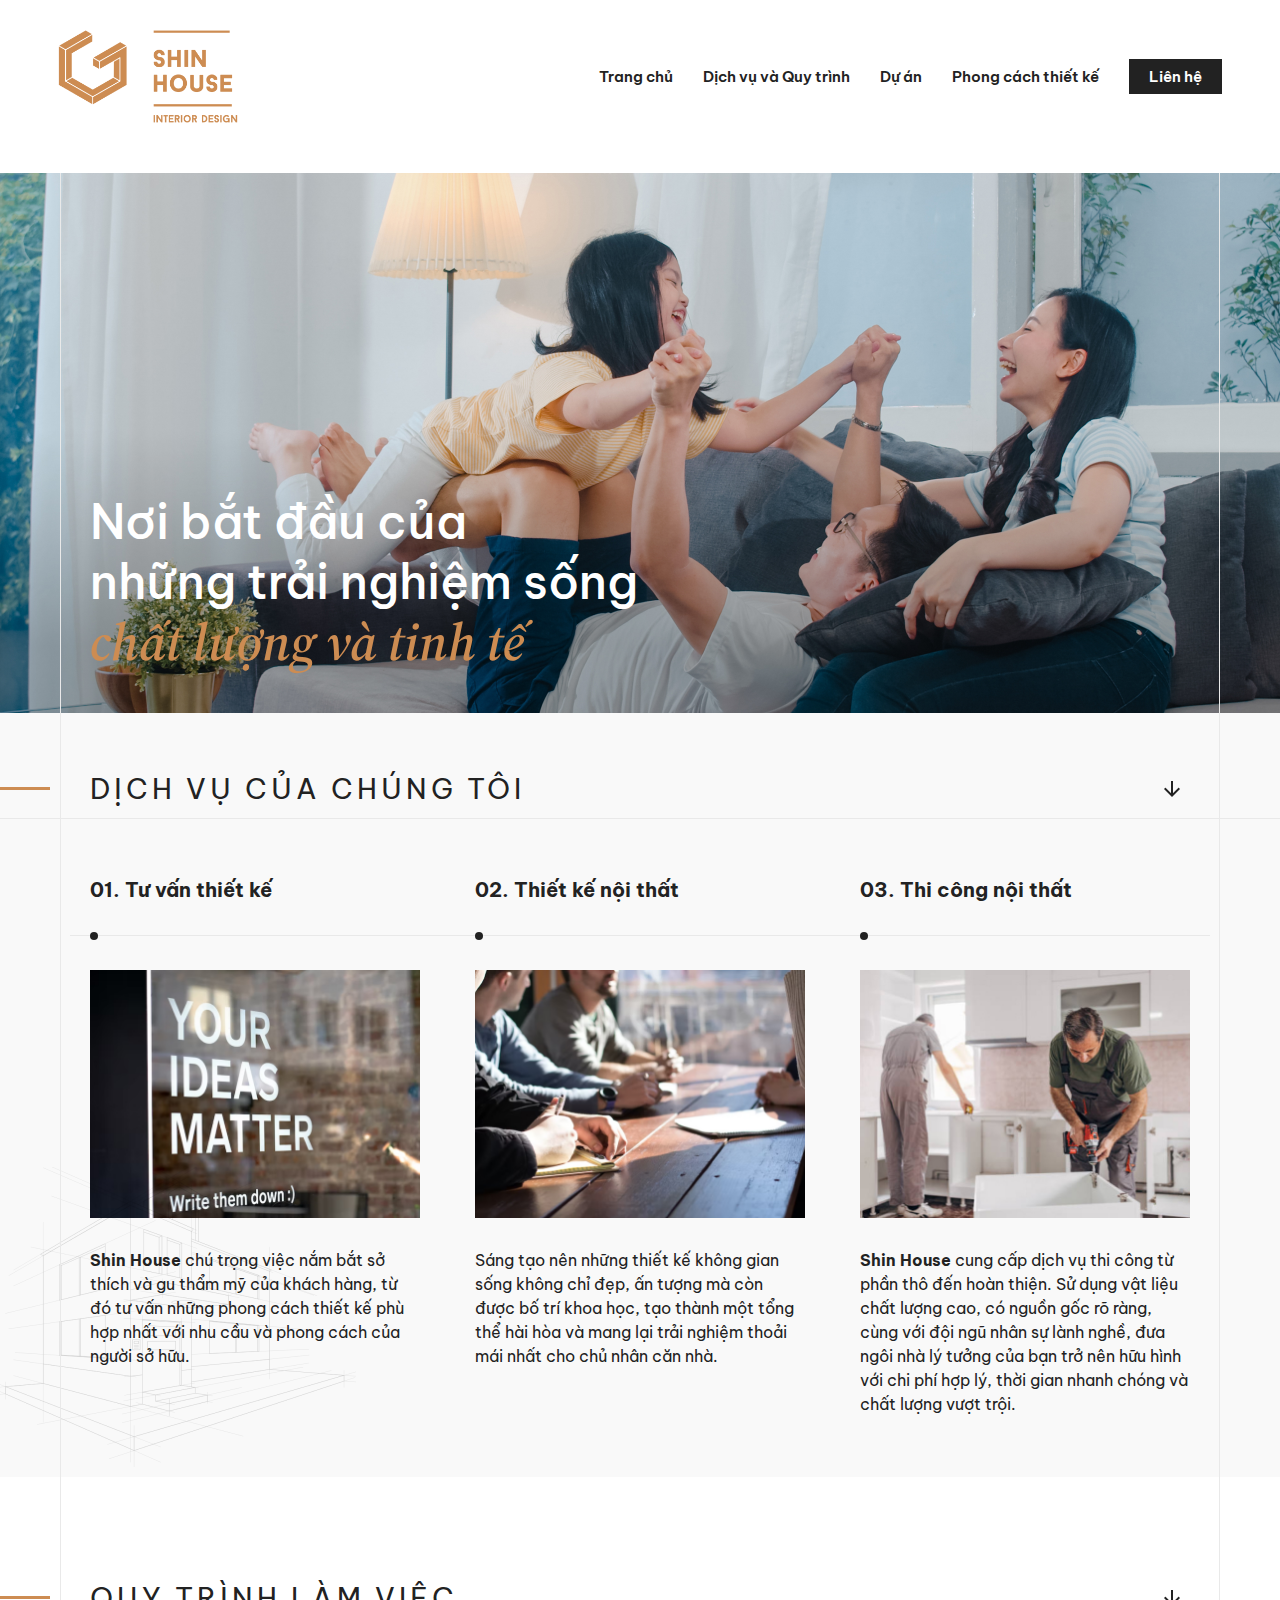
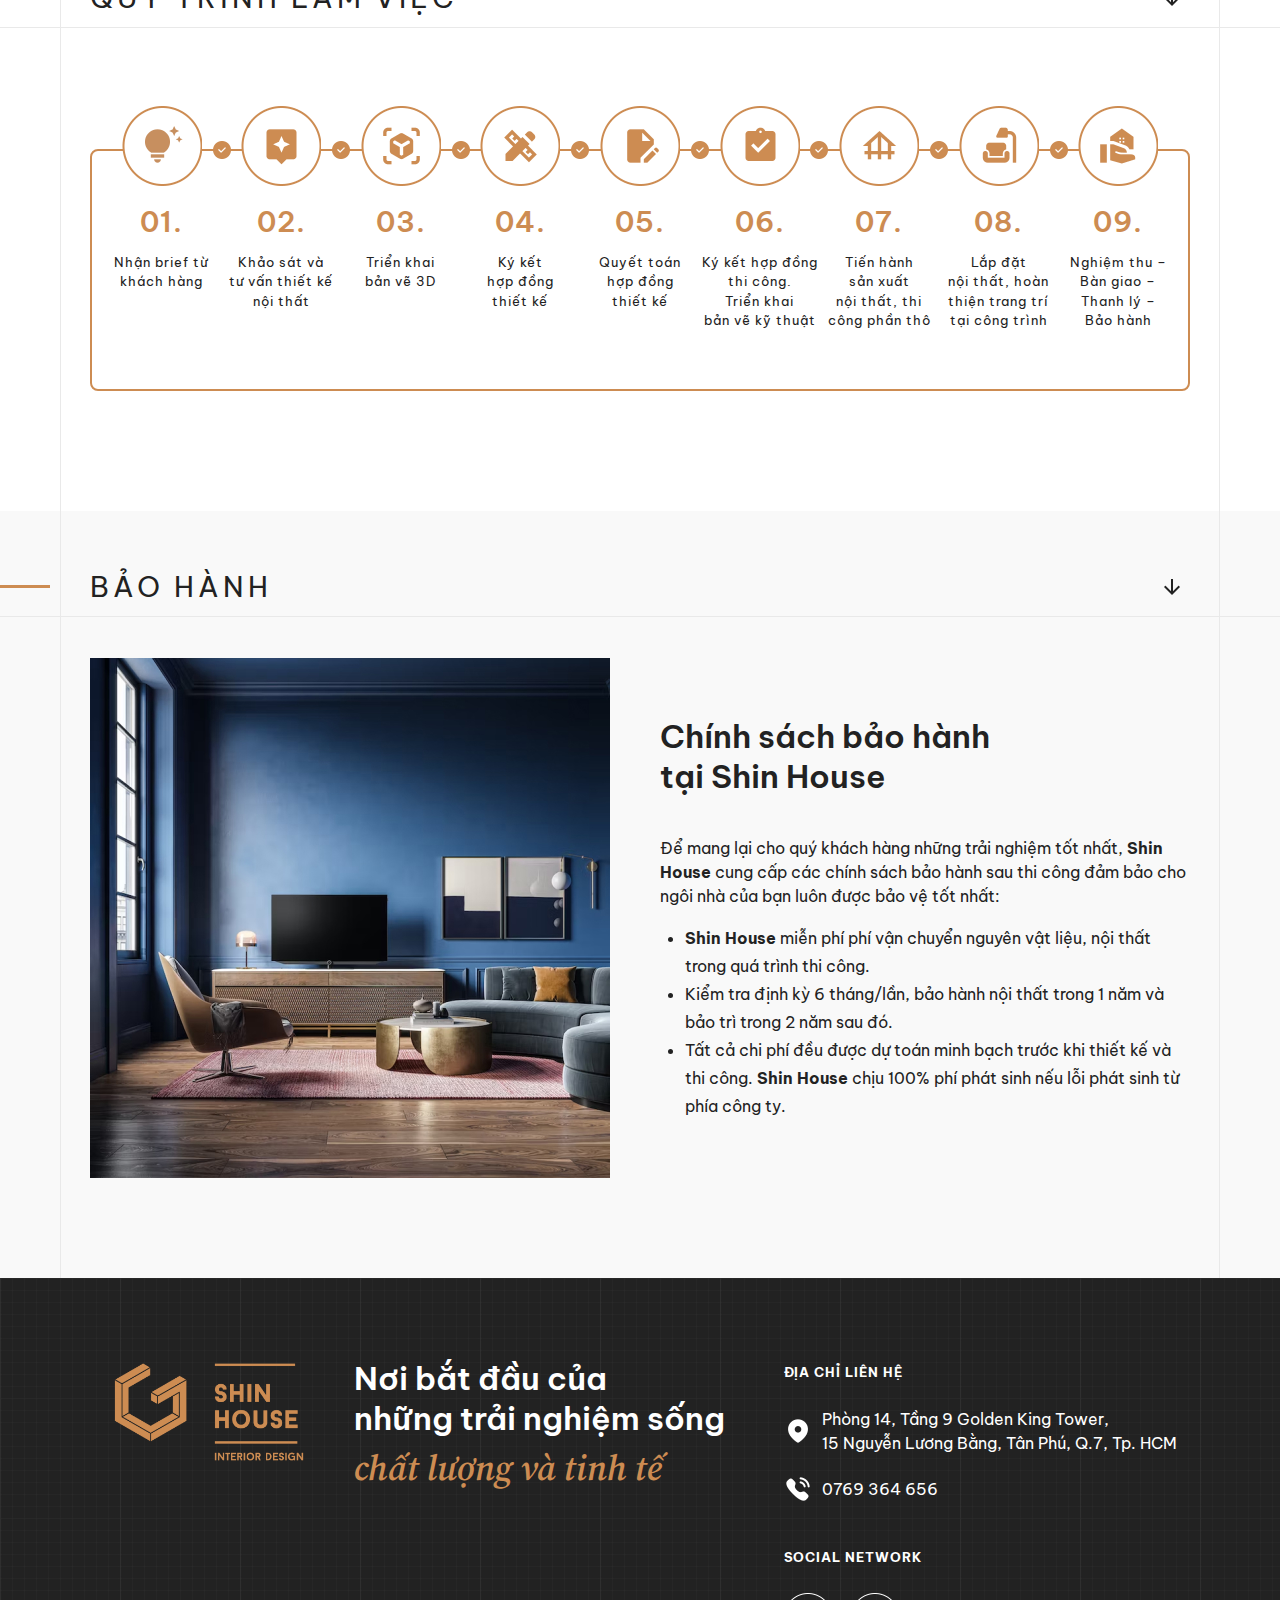
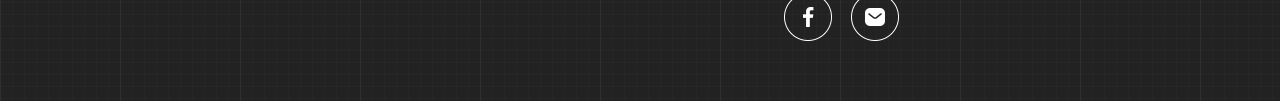
<file: service/index.html>
<!doctype html>
<html lang="en">

<head>
    <meta charset="UTF-8">
    <meta name="viewport" content="width=device-width, initial-scale=-100%, user-scalable=yes" />
    <meta name="format-detection" content="telephone=no">
    <title>Dịch vụ của chúng tôi | ShinHouse</title>
    <meta name="keywords" content="">
    <meta name="description" content="">
    <link rel="icon" type="image/png"/ href="../favicon.ico">
    <link rel="apple-touch-icon" sizes="180x180" href="../images/apple-touch-icon.png">
    <link rel="icon" type="image/png" sizes="32x32" href="../images/favicon-32x32.png">
    <link rel="icon" type="image/png" sizes="16x16" href="../images/favicon-16x16.png">
    <link rel="manifest" href="../images/site.webmanifest">
    <link rel="stylesheet" href="../css/imports.css" />
    <!-- JS -->
    <script src="../js/jquery.js"></script>
</head>

<body id="service" class="">
    <div id="wrapper">
        <header>
            <div class="head_content">
                <h1 id="logo"><a href="../"><img loading="lazy" src="../images/logo.png" width="180" alt="ShinHouse Logo"></a></h1>
                <nav>
                    <ul>
                        <li><a href="../">Trang chủ</a></li>
                        <li><a href="../service">Dịch vụ và Quy trình</a></li>
                        <li><a href="../project">Dự án</a></li>
                        <li><a href="../design">Phong cách thiết kế</a></li>
                        <li class="bg"><a href="../contact">Liên hệ</a></li>
                    </ul>
                </nav>
                <p class="btn_open"><a class="btn_side"><span></span> <span></span><span></span> <span></span> <span></span> <span></span></a></p>
            </div>
        </header>
        <!-- main start -->
        <main>
            <!-- SERVICE VISUAL -->
            <section class="service_top">
                <div class="inner">
                    <p class="title">Nơi bắt đầu của<br>những trải nghiệm sống<br><span class="sr brown italic">chất lượng và tinh tế</span></p>
                </div>
            </section>

            <!-- OUR SERVICE -->
            <section class="our_service">
                <div class="inner">
                    <div class="ttl">
                        <h3>Dịch vụ của chúng tôi</h3>
                    </div>
                    <div class="our_service_list">
                        <dl>
                            <dt>01. Tư vấn thiết kế</dt>
                            <dd>
                                <p><img src="../images/service_page_1.jpg" alt="01. Tư vấn thiết kế"></p>
                                <p><span class="bold">Shin House</span> chú trọng việc nắm bắt sở thích và gu thẩm mỹ của khách hàng, từ đó tư vấn những phong cách thiết kế phù hợp nhất với nhu cầu và phong cách của người sở hữu.</p>
                            </dd>
                        </dl>
                        <dl>
                            <dt>02. Thiết kế nội thất</dt>
                            <dd>
                                <p><img src="../images/service_page_2.jpg" alt="02. Thiết kế nội thất"></p>
                                <p>Sáng tạo nên những thiết kế không gian sống không chỉ đẹp, ấn tượng mà còn được bố trí khoa học, tạo thành một tổng thể hài hòa và mang lại trải nghiệm thoải mái nhất cho chủ nhân căn nhà.</p>
                            </dd>
                        </dl>
                        <dl>
                            <dt>03. Thi công nội thất</dt>
                            <dd>
                                <p><img src="../images/service_page_3.jpg" alt="03. Thi công nội thất"></p>
                                <p><span class="bold">Shin House</span> cung cấp dịch vụ thi công từ phần thô đến hoàn thiện. Sử dụng vật liệu chất lượng cao, có nguồn gốc rõ ràng, cùng với đội ngũ nhân sự lành nghề, đưa ngôi nhà lý tưởng của bạn trở nên hữu hình với chi phí hợp lý, thời gian nhanh chóng và chất lượng vượt trội.</p>
                            </dd>
                        </dl>
                    </div>
                </div>
            </section>

            <!-- SECTION WHY  -->
            <section class="sec_why service_step">
                <div class="inner">
                    <div class="ttl">
                        <h3>Quy Trình làm việc</h3>
                    </div>

                    <div class="sec_why_list">
                        <ul>
                            <li>
                                <p class="icon"><img src="../images/service_step_1.png" alt="Icon"></p>
                                <p class="numb">01.</p>
                                <p class="des">Nhận brief <br class="sp480">từ khách hàng</p>
                            </li>
                            <li>
                                <p class="icon"><img src="../images/service_step_2.png" alt="Icon"></p>
                                <p class="numb">02.</p>
                                <p class="des">Khảo sát và <br class="pc">tư vấn <br class="sp480">thiết kế nội thất</p>
                            </li>
                            <li>
                                <p class="icon"><img src="../images/service_step_3.png" alt="Icon"></p>
                                <p class="numb">03.</p>
                                <p class="des">Triển khai <br class="pc">bản vẽ 3D</p>
                            </li>
                            <li>
                                <p class="icon"><img src="../images/service_step_4.png" alt="Icon"></p>
                                <p class="numb">04.</p>
                                <p class="des">Ký kết <br class="pc">hợp đồng <br class="pc">thiết kế</p>
                            </li>
                            <li>
                                <p class="icon"><img src="../images/service_step_5.png" alt="Icon"></p>
                                <p class="numb">05.</p>
                                <p class="des">Quyết toán <br class="pc">hợp đồng <br class="pc">thiết kế</p>
                            </li>
                            <li>
                                <p class="icon"><img src="../images/service_step_6.png" alt="Icon"></p>
                                <p class="numb">06.</p>
                                <p class="des">Ký kết hợp đồng thi công. <br class="pc">Triển khai <br class="pc">bản vẽ kỹ thuật</p>
                            </li>
                            <li>
                                <p class="icon"><img src="../images/service_step_7.png" alt="Icon"></p>
                                <p class="numb">07.</p>
                                <p class="des">Tiến hành <br class="pc">sản xuất <br class="pc">nội thất, thi công phần thô</p>
                            </li>
                            <li>
                                <p class="icon"><img src="../images/service_step_8.png" alt="Icon"></p>
                                <p class="numb">08.</p>
                                <p class="des">Lắp đặt <br class="pc">nội thất, <br class="sp480">hoàn thiện trang trí <br class="sp480">tại công trình</p>
                            </li>
                            <li>
                                <p class="icon"><img src="../images/service_step_9.png" alt="Icon"></p>
                                <p class="numb">09.</p>
                                <p class="des">Nghiệm thu –<br class="pc"> Bàn giao –<br class="pc"> Thanh lý –<br class="pc"> Bảo hành</p>
                            </li>
                        </ul>
                    </div>
                </div>
            </section>

            <!-- SECTION REVIEW -->
            <section class="service_insurance">
                <div class="inner">
                    <div class="ttl">
                        <h3>Bảo hành</h3>
                    </div>
                    <div class="insurance_content">
                        <div class="insurance_img">
                            <p><img src="../images/service_page_4.jpg" alt="Bảo Hành"></p>
                        </div>
                        <div class="insurance_des">
                            <p class="big">Chính sách bảo hành<br class="pc"> tại Shin House</p>
                            <p>Để mang lại cho quý khách hàng những trải nghiệm tốt nhất, <span class="bold">Shin House</span> cung cấp các chính sách bảo hành sau thi công đảm bảo cho ngôi nhà của bạn luôn được bảo vệ tốt nhất:</p>
                            <ul>
                                <li><span class="bold">Shin House</span> miễn phí phí vận chuyển nguyên vật liệu, nội thất trong quá trình thi công.</li>
                                <li>Kiểm tra định kỳ 6 tháng/lần, bảo hành nội thất trong 1 năm và bảo trì trong 2 năm sau đó.</li>
                                <li>Tất cả chi phí đều được dự toán minh bạch trước khi thiết kế và thi công. <span class="bold">Shin House</span> chịu 100% phí phát sinh nếu lỗi phát sinh từ phía công ty.</li>
                            </ul>
                        </div>
                    </div>
                </div>
            </section>
        </main>
        <!-- main end -->
        <footer>
            <div class="foot_slogan">
                <p class="f_logo"><a href="./"><img loading="lazy" width="190" height="98" src="../images/logo.png" alt="ShinHouse Logo"></a></p>
                <p class="big">Nơi bắt đầu của<br>những trải nghiệm sống<br><span class="sr brown italic">chất lượng và tinh tế</span></p>
            </div>
            <div class="foot_info">
                <p class="big">Địa chỉ liên hệ</p>
                <p class="add">Phòng 14, Tầng 9 Golden King Tower, <br class="pc">15 Nguyễn Lương Bằng, Tân Phú, Q.7, Tp. HCM</p>
                <p class="tel"><a href="tel:0769364656">0769 364 656</a></p>
                <p class="big">Social network</p>
                <p class="sns">
                    <a href="https://www.facebook.com/profile.php?id=100066376429048&mibextid=LQQJ4d " target="_blank" rel="noopener noreferrer"><img loading="lazy" src="../images/foot_sns_fb.png" alt="Facebook"></a>
                    <a href="mailto:shinhouse1808@gmail.com" rel="noopener noreferrer"><img loading="lazy" src="../images/foot_sns_mail.png" alt="Email"></a>
                </p>
            </div>
        </footer>

        <p id="btn_top"><img loading="lazy" src="../images/btn_top.png" width="66" alt="Back to Top"></p>
    </div>
    <link rel="preconnect" href="https://fonts.googleapis.com">
    <link rel="preconnect" href="https://fonts.gstatic.com" crossorigin>
    <link href="https://fonts.googleapis.com/css2?family=Be+Vietnam+Pro:ital,wght@0,400;0,500;0,600;0,700;1,400;1,500;1,600;1,700&family=Source+Serif+Pro:ital,wght@0,400;0,600;1,600&display=swap" rel="stylesheet">
    <!--================JS========================-->
    <script src="../js/top.js"></script>
</body>

</html>
</file>
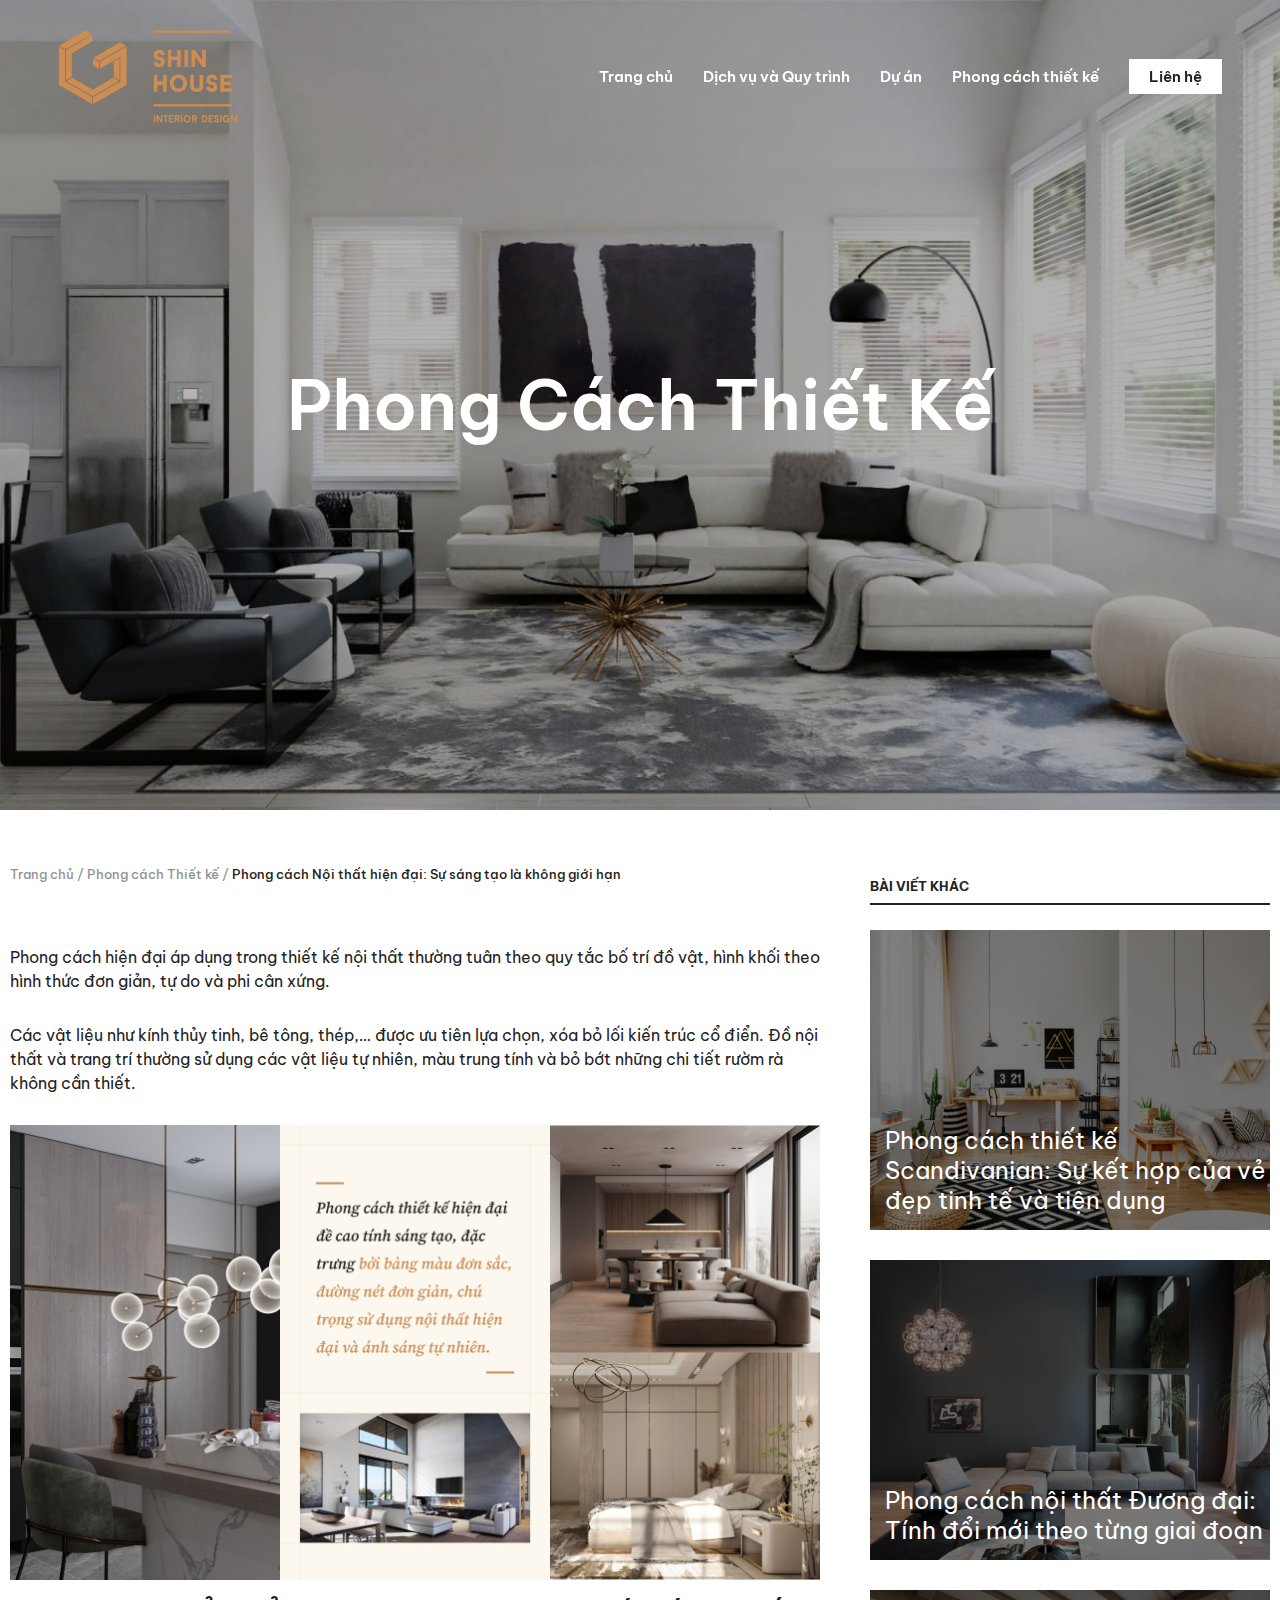
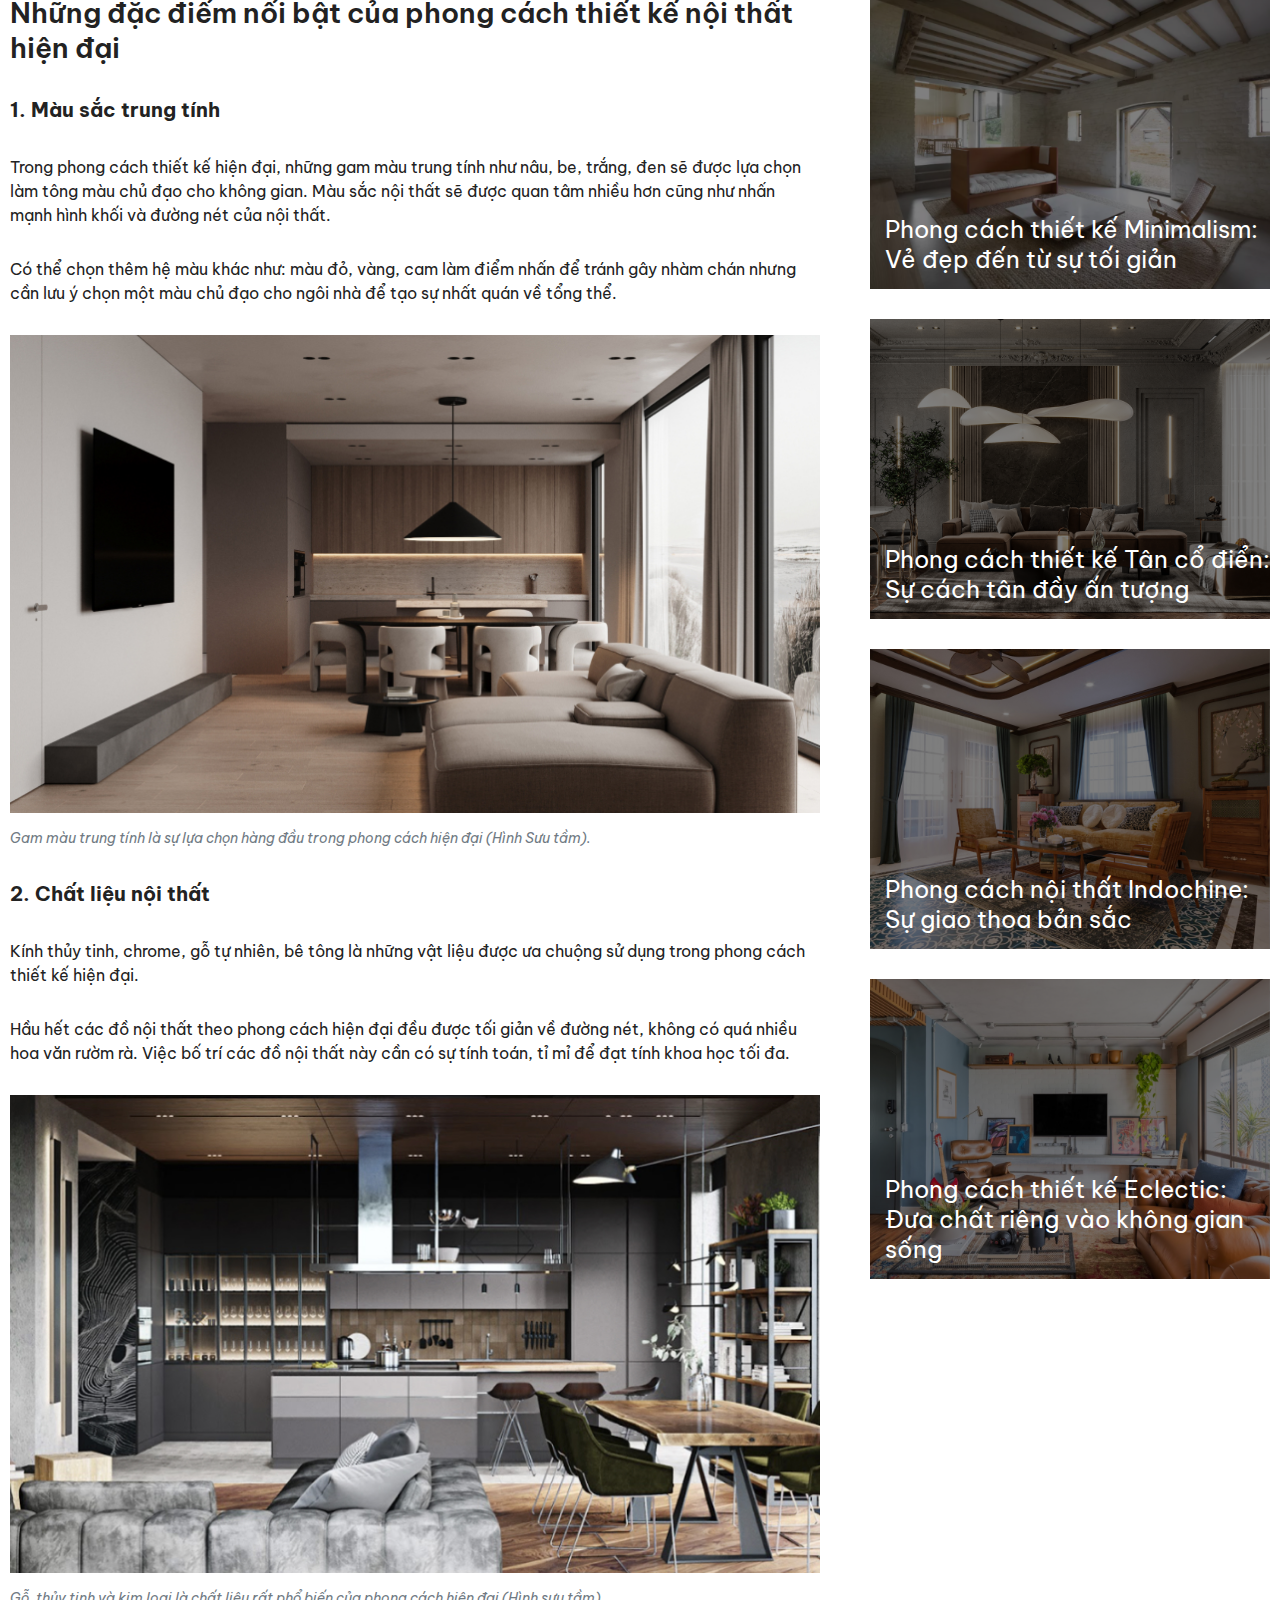
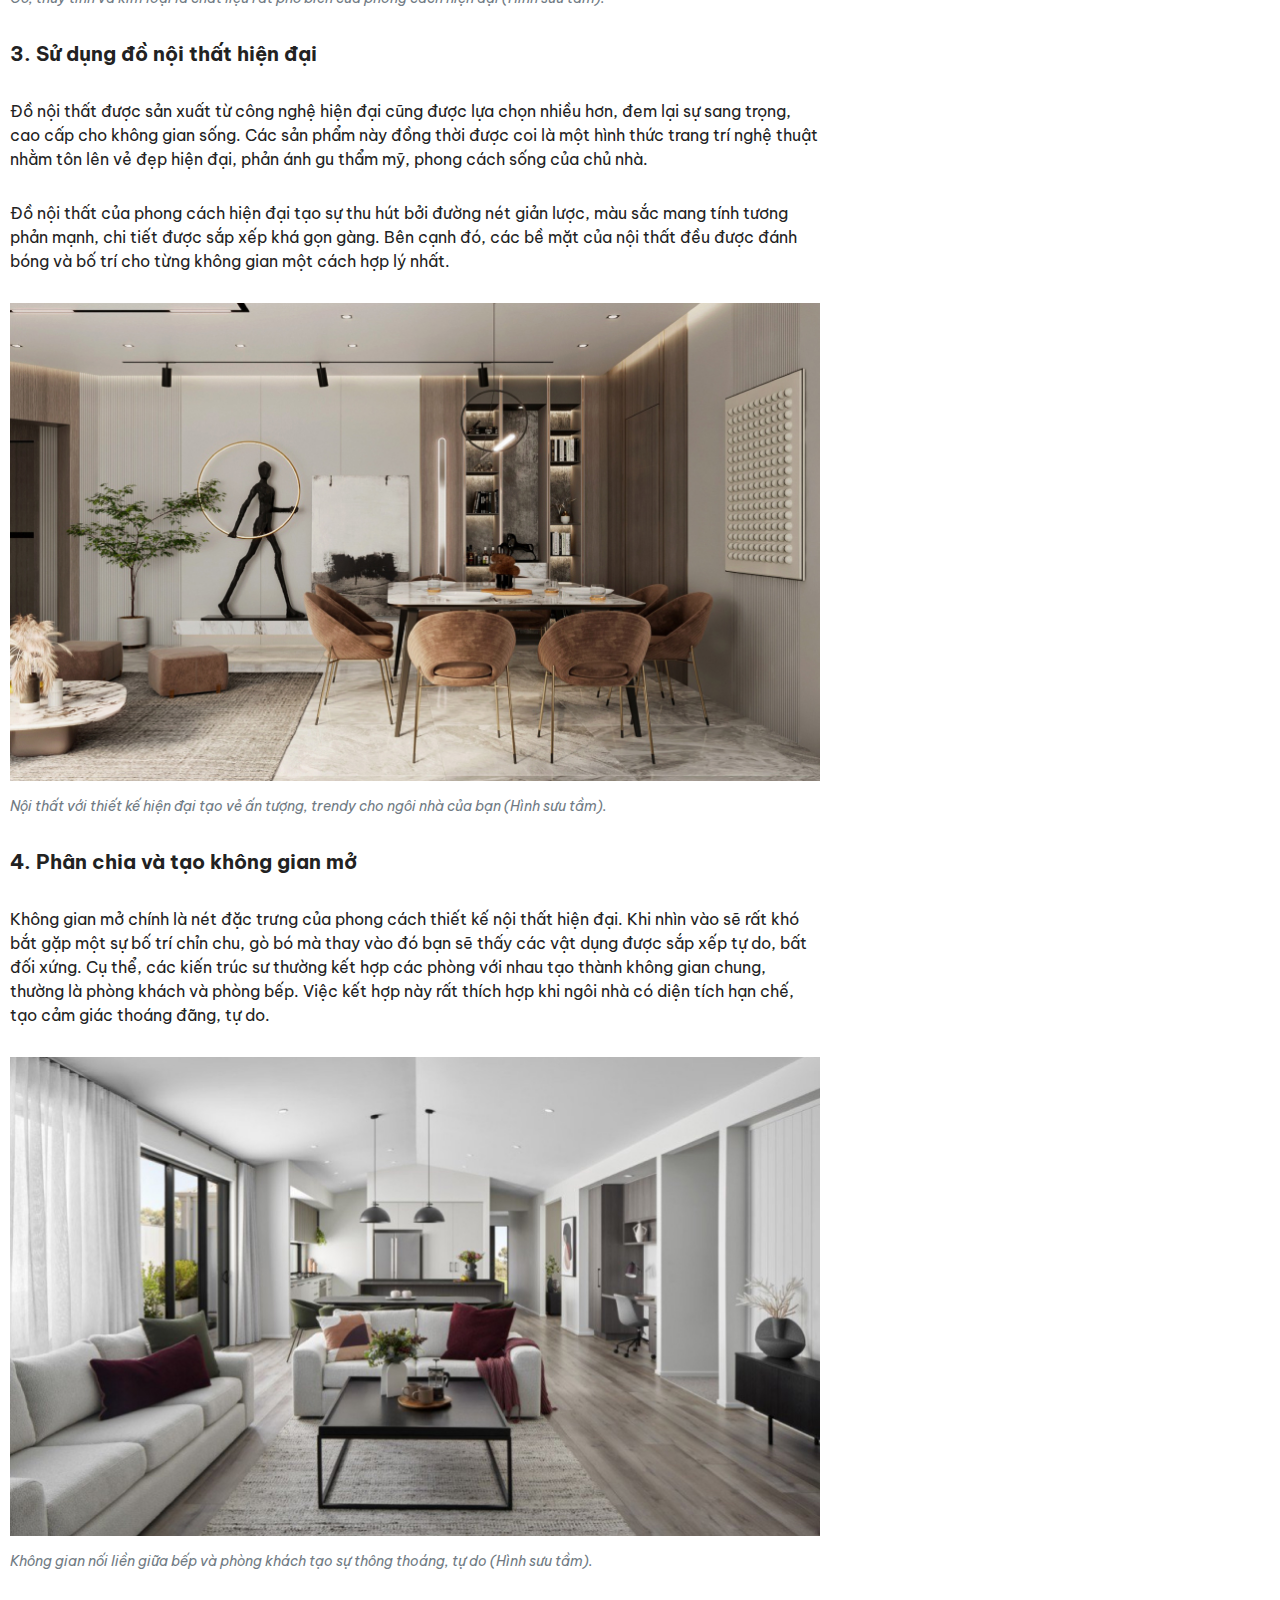
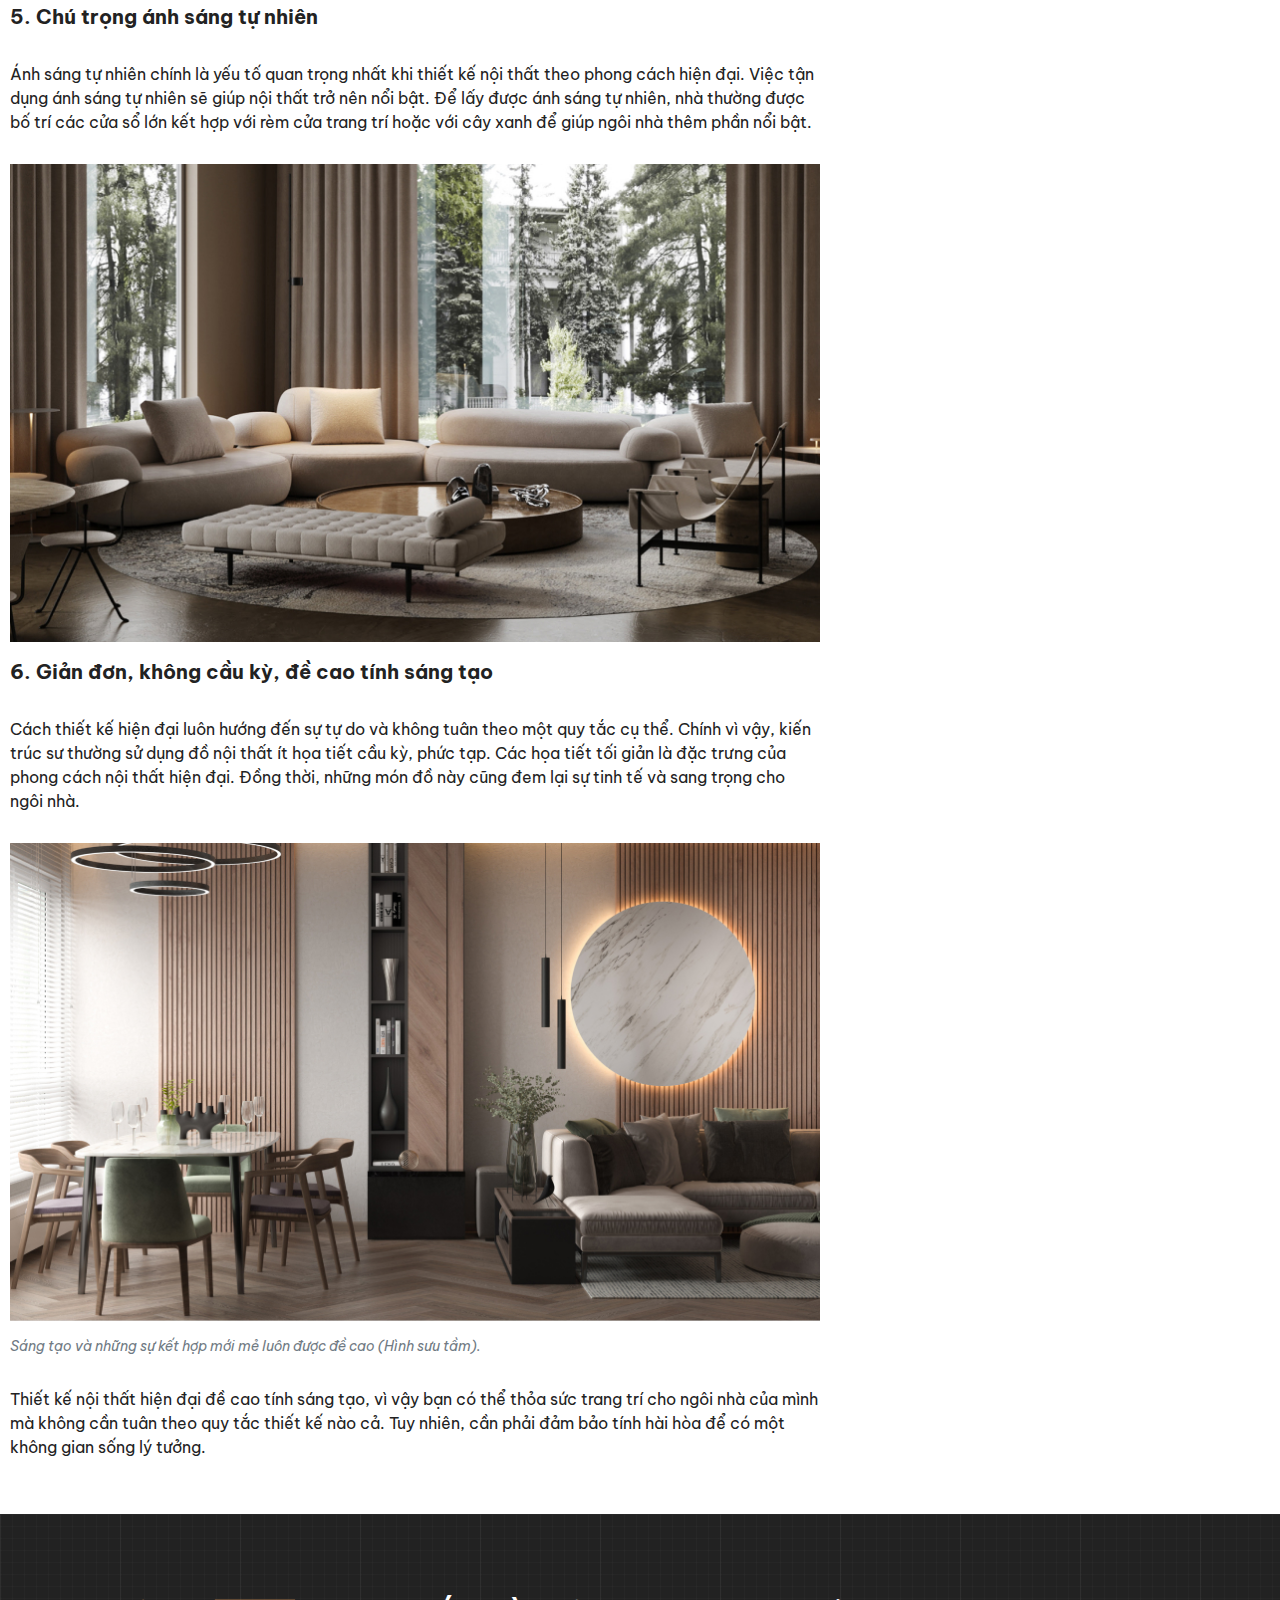
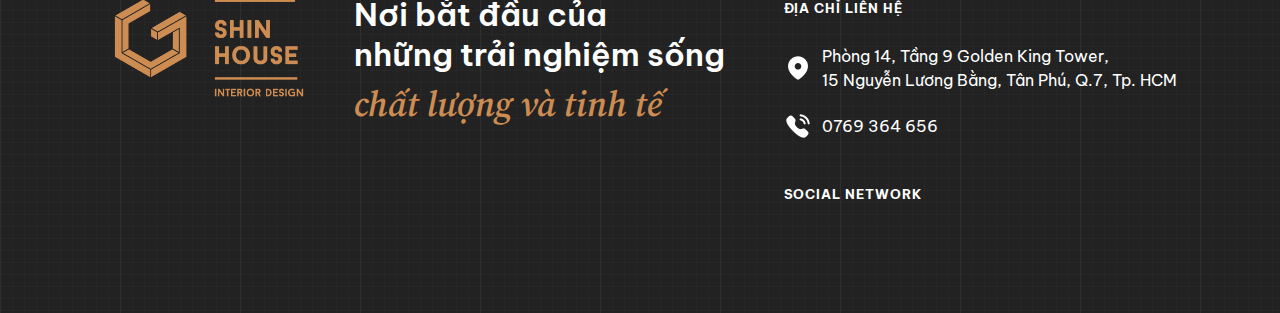
<file: design/detail.html>
<!doctype html>
<html lang="en">

<head>
    <meta charset="UTF-8">
    <meta name="viewport" content="width=device-width, initial-scale=-100%, user-scalable=yes" />
    <meta name="format-detection" content="telephone=no">
    <title>Phong cách thiết kế | ShinHouse</title>
    <meta name="keywords" content="">
    <meta name="description" content="">
    <link rel="icon" type="image/png"/ href="../favicon.ico">
    <link rel="apple-touch-icon" sizes="180x180" href="../images/apple-touch-icon.png">
    <link rel="icon" type="image/png" sizes="32x32" href="../images/favicon-32x32.png">
    <link rel="icon" type="image/png" sizes="16x16" href="../images/favicon-16x16.png">
    <link rel="manifest" href="../images/site.webmanifest">
    <link rel="stylesheet" href="../css/imports.css" />
    <!-- JS -->
    <script src="../js/jquery.js"></script>
</head>

<body id="design" class="under detail">
    <div id="wrapper">
        <header>
            <div class="head_content">
                <h1 id="logo"><a href="#wrapper"><img loading="lazy" src="../images/logo.png" width="180" alt="ShinHouse Logo"></a></h1>
                <nav>
                    <ul>
                        <li><a href="../">Trang chủ</a></li>
                        <li><a href="../service">Dịch vụ và Quy trình</a></li>
                        <li><a href="../project">Dự án</a></li>
                        <li><a href="../design">Phong cách thiết kế</a></li>
                        <li class="bg"><a href="../contact">Liên hệ</a></li>
                    </ul>
                </nav>
                <p class="btn_open"><a class="btn_side"><span></span> <span></span><span></span> <span></span> <span></span> <span></span></a></p>
            </div>
        </header>
        <!-- main start -->
        <main>
            <!-- TOP INFO -->
            <section class="top_info">
                <div class="inner">
                    <h2>Phong cách thiết kế</h2>
                </div>
            </section>

            <!-- DESIGN PAGE -->
            <section class="design_detail_content">
                <div class="inner">
                    <!-- CONTENT -->
                    <div class="design_post">
                        <div class="breadcrumbs">
                            <ul>
                                <li><a href="../">Trang chủ<a>&nbsp;/&nbsp;</a>
                                <li><a href="../design/">Phong cách Thiết kế<a>&nbsp;/&nbsp;</a>
                                <li>Phong cách Nội thất hiện đại: Sự sáng tạo là không giới hạn</li>
                            </ul>
                        </div>
                        <div class="design_post_ct">
                            <p>Phong cách hiện đại áp dụng trong thiết kế nội thất thường tuân theo quy tắc bố trí đồ vật, hình khối theo hình thức đơn giản, tự do và phi cân xứng.</p>
                            <p>Các vật liệu như kính thủy tinh, bê tông, thép,… được ưu tiên lựa chọn, xóa bỏ lối kiến trúc cổ điển. Đồ nội thất và trang trí thường sử dụng các vật liệu tự nhiên, màu trung tính và bỏ bớt những chi tiết rườm rà không cần thiết.</p>
                            <p class="center"><img src="../images/post_img_1.jpg" alt="ShinHouse"></p>
                            <h3>Những đặc điểm nổi bật của phong cách thiết kế nội thất hiện đại</h3>
                            <p class="bold">1. Màu sắc trung tính</p>
                            <p>Trong phong cách thiết kế hiện đại, những gam màu trung tính như nâu, be, trắng, đen sẽ được lựa chọn làm tông màu chủ đạo cho không gian. Màu sắc nội thất sẽ được quan tâm nhiều hơn cũng như nhấn mạnh hình khối và đường nét của nội thất.</p>
                            <p>Có thể chọn thêm hệ màu khác như: màu đỏ, vàng, cam làm điểm nhấn để tránh gây nhàm chán nhưng cần lưu ý chọn một màu chủ đạo cho ngôi nhà để tạo sự nhất quán về tổng thể.</p>
                            <p class="center"><img src="../images/post_img_2.jpg" alt="ShinHouse"></p>
                            <p class="sm">Gam màu trung tính là sự lựa chọn hàng đầu trong phong cách hiện đại (Hình Sưu tầm).</p>
                            <p class="bold">2. Chất liệu nội thất</p>
                            <p>Kính thủy tinh, chrome, gỗ tự nhiên, bê tông là những vật liệu được ưa chuộng sử dụng trong phong cách thiết kế hiện đại.</p>
                            <p>Hầu hết các đồ nội thất theo phong cách hiện đại đều được tối giản về đường nét, không có quá nhiều hoa văn rườm rà. Việc bố trí các đồ nội thất này cần có sự tính toán, tỉ mỉ để đạt tính khoa học tối đa.</p>
                            <p class="center"><img src="../images/post_img_3.jpg" alt="ShinHouse"></p>
                            <p class="sm">Gỗ, thủy tinh và kim loại là chất liệu rất phổ biến của phong cách hiện đại (Hình sưu tầm).</p>
                            <p class="bold">3. Sử dụng đồ nội thất hiện đại</p>
                            <p>Đồ nội thất được sản xuất từ công nghệ hiện đại cũng được lựa chọn nhiều hơn, đem lại sự sang trọng, cao cấp cho không gian sống. Các sản phẩm này đồng thời được coi là một hình thức trang trí nghệ thuật nhằm tôn lên vẻ đẹp hiện đại, phản ánh gu thẩm mỹ, phong cách sống của chủ nhà.</p>
                            <p>Đồ nội thất của phong cách hiện đại tạo sự thu hút bởi đường nét giản lược, màu sắc mang tính tương phản mạnh, chi tiết được sắp xếp khá gọn gàng. Bên cạnh đó, các bề mặt của nội thất đều được đánh bóng và bố trí cho từng không gian một cách hợp lý nhất.</p>
                            <p class="center"><img src="../images/post_img_4.jpg" alt="ShinHouse"></p>
                            <p class="sm">Nội thất với thiết kế hiện đại tạo vẻ ấn tượng, trendy cho ngôi nhà của bạn (Hình sưu tầm).</p>
                            <p class="bold">4. Phân chia và tạo không gian mở</p>
                            <p>Không gian mở chính là nét đặc trưng của phong cách thiết kế nội thất hiện đại. Khi nhìn vào sẽ rất khó bắt gặp một sự bố trí chỉn chu, gò bó mà thay vào đó bạn sẽ thấy các vật dụng được sắp xếp tự do, bất đối xứng. Cụ thể, các kiến trúc sư thường kết hợp các phòng với nhau tạo thành không gian chung, thường là phòng khách và phòng bếp. Việc kết hợp này rất thích hợp khi ngôi nhà có diện tích hạn chế, tạo cảm giác thoáng đãng, tự do.</p>
                            <p class="center"><img src="../images/post_img_5.jpg" alt="ShinHouse"></p>
                            <p class="sm">Không gian nối liền giữa bếp và phòng khách tạo sự thông thoáng, tự do (Hình sưu tầm).</p>
                            <p class="bold">5. Chú trọng ánh sáng tự nhiên</p>
                            <p>Ánh sáng tự nhiên chính là yếu tố quan trọng nhất khi thiết kế nội thất theo phong cách hiện đại. Việc tận dụng ánh sáng tự nhiên sẽ giúp nội thất trở nên nổi bật. Để lấy được ánh sáng tự nhiên, nhà thường được bố trí các cửa sổ lớn kết hợp với rèm cửa trang trí hoặc với cây xanh để giúp ngôi nhà thêm phần nổi bật.</p>
                            <p class="center"><img src="../images/post_img_6.jpg" alt="ShinHouse"></p>
                            <p class="bold">6. Giản đơn, không cầu kỳ, đề cao tính sáng tạo</p>
                            <p>Cách thiết kế hiện đại luôn hướng đến sự tự do và không tuân theo một quy tắc cụ thể. Chính vì vậy, kiến trúc sư thường sử dụng đồ nội thất ít họa tiết cầu kỳ, phức tạp. Các họa tiết tối giản là đặc trưng của phong cách nội thất hiện đại. Đồng thời, những món đồ này cũng đem lại sự tinh tế và sang trọng cho ngôi nhà.</p>
                            <p class="center"><img src="../images/post_img_7.jpg" alt="ShinHouse"></p>
                            <p class="sm">Sáng tạo và những sự kết hợp mới mẻ luôn được đề cao (Hình sưu tầm).</p>
                            <p>Thiết kế nội thất hiện đại đề cao tính sáng tạo, vì vậy bạn có thể thỏa sức trang trí cho ngôi nhà của mình mà không cần tuân theo quy tắc thiết kế nào cả. Tuy nhiên, cần phải đảm bảo tính hài hòa để có một không gian sống lý tưởng.</p>
                        </div>
                    </div>

                    <!-- RELATED -->
                    <div class="design_list design_related">
                        <h4 class="big">bài viết khác</h4>
                        <ul>
                            <li>
                                <p class="img"><a href="./detail.html"><img src="../images/design_img2.jpg" alt="Load title"></a></p>
                                <p class="des">Phong cách thiết kế Scandivanian: Sự kết hợp của vẻ đẹp tinh tế và tiện dụng</p>
                            </li>
                            <li>
                                <p class="img"><a href="./detail.html"><img src="../images/design_img3.jpg" alt="Load title"></a></p>
                                <p class="des">Phong cách nội thất Đương đại: Tính đổi mới theo từng giai đoạn</p>
                            </li>
                            <li>
                                <p class="img"><a href="./detail.html"><img src="../images/design_img4.jpg" alt="Load title"></a></p>
                                <p class="des">Phong cách thiết kế Minimalism: Vẻ đẹp đến từ sự tối giản</p>
                            </li>
                            <li>
                                <p class="img"><a href="./detail.html"><img src="../images/design_img5.jpg" alt="Load title"></a></p>
                                <p class="des">Phong cách thiết kế Tân cổ điển: Sự cách tân đầy ấn tượng</p>
                            </li>
                            <li>
                                <p class="img"><a href="./detail.html"><img src="../images/design_img6.jpg" alt="Load title"></a></p>
                                <p class="des">Phong cách nội thất Indochine: Sự giao thoa bản sắc</p>
                            </li>
                            <li>
                                <p class="img"><a href="./detail.html"><img src="../images/design_img7.jpg" alt="Load title"></a></p>
                                <p class="des">Phong cách thiết kế Eclectic: Đưa chất riêng vào không gian sống</p>
                            </li>
                        </ul>
                    </div>
                </div>
            </section>
            
        </main>
        <!-- main end -->
        <footer>
            <div class="foot_slogan">
                <p class="f_logo"><a href="./"><img loading="lazy" width="190" height="98" src="../images/logo.png" alt="ShinHouse Logo"></a></p>
                <p class="big">Nơi bắt đầu của<br>những trải nghiệm sống<br><span class="sr brown italic">chất lượng và tinh tế</span></p>
            </div>
            <div class="foot_info">
                <p class="big">Địa chỉ liên hệ</p>
                <p class="add">Phòng 14, Tầng 9 Golden King Tower, <br class="pc">15 Nguyễn Lương Bằng, Tân Phú, Q.7, Tp. HCM</p>
                <p class="tel"><a href="tel:0769364656">0769 364 656</a></p>
                <p class="big">Social network</p>
                <p class="sns">
                    <a href="https://www.facebook.com/profile.php?id=100066376429048&mibextid=LQQJ4d " target="_blank" rel="noopener noreferrer"><img loading="lazy" src="../images/foot_sns_fb.png" alt="Facebook"></a>
                    <a href="mailto:shinhouse1808@gmail.com" rel="noopener noreferrer"><img loading="lazy" src="../images/foot_sns_mail.png" alt="Email"></a>
                </p>
            </div>
        </footer>

        <p id="btn_top"><img loading="lazy" src="../images/btn_top.png" width="66" alt="Back to Top"></p>
    </div>
    <link rel="preconnect" href="https://fonts.googleapis.com">
    <link rel="preconnect" href="https://fonts.gstatic.com" crossorigin>
    <link href="https://fonts.googleapis.com/css2?family=Be+Vietnam+Pro:ital,wght@0,400;0,500;0,600;0,700;1,400;1,500;1,600;1,700&family=Source+Serif+Pro:ital,wght@0,400;0,600;1,600&display=swap" rel="stylesheet">
    <!--================JS========================-->
    <script src="../js/top.js"></script>
</body>

</html>
</file>
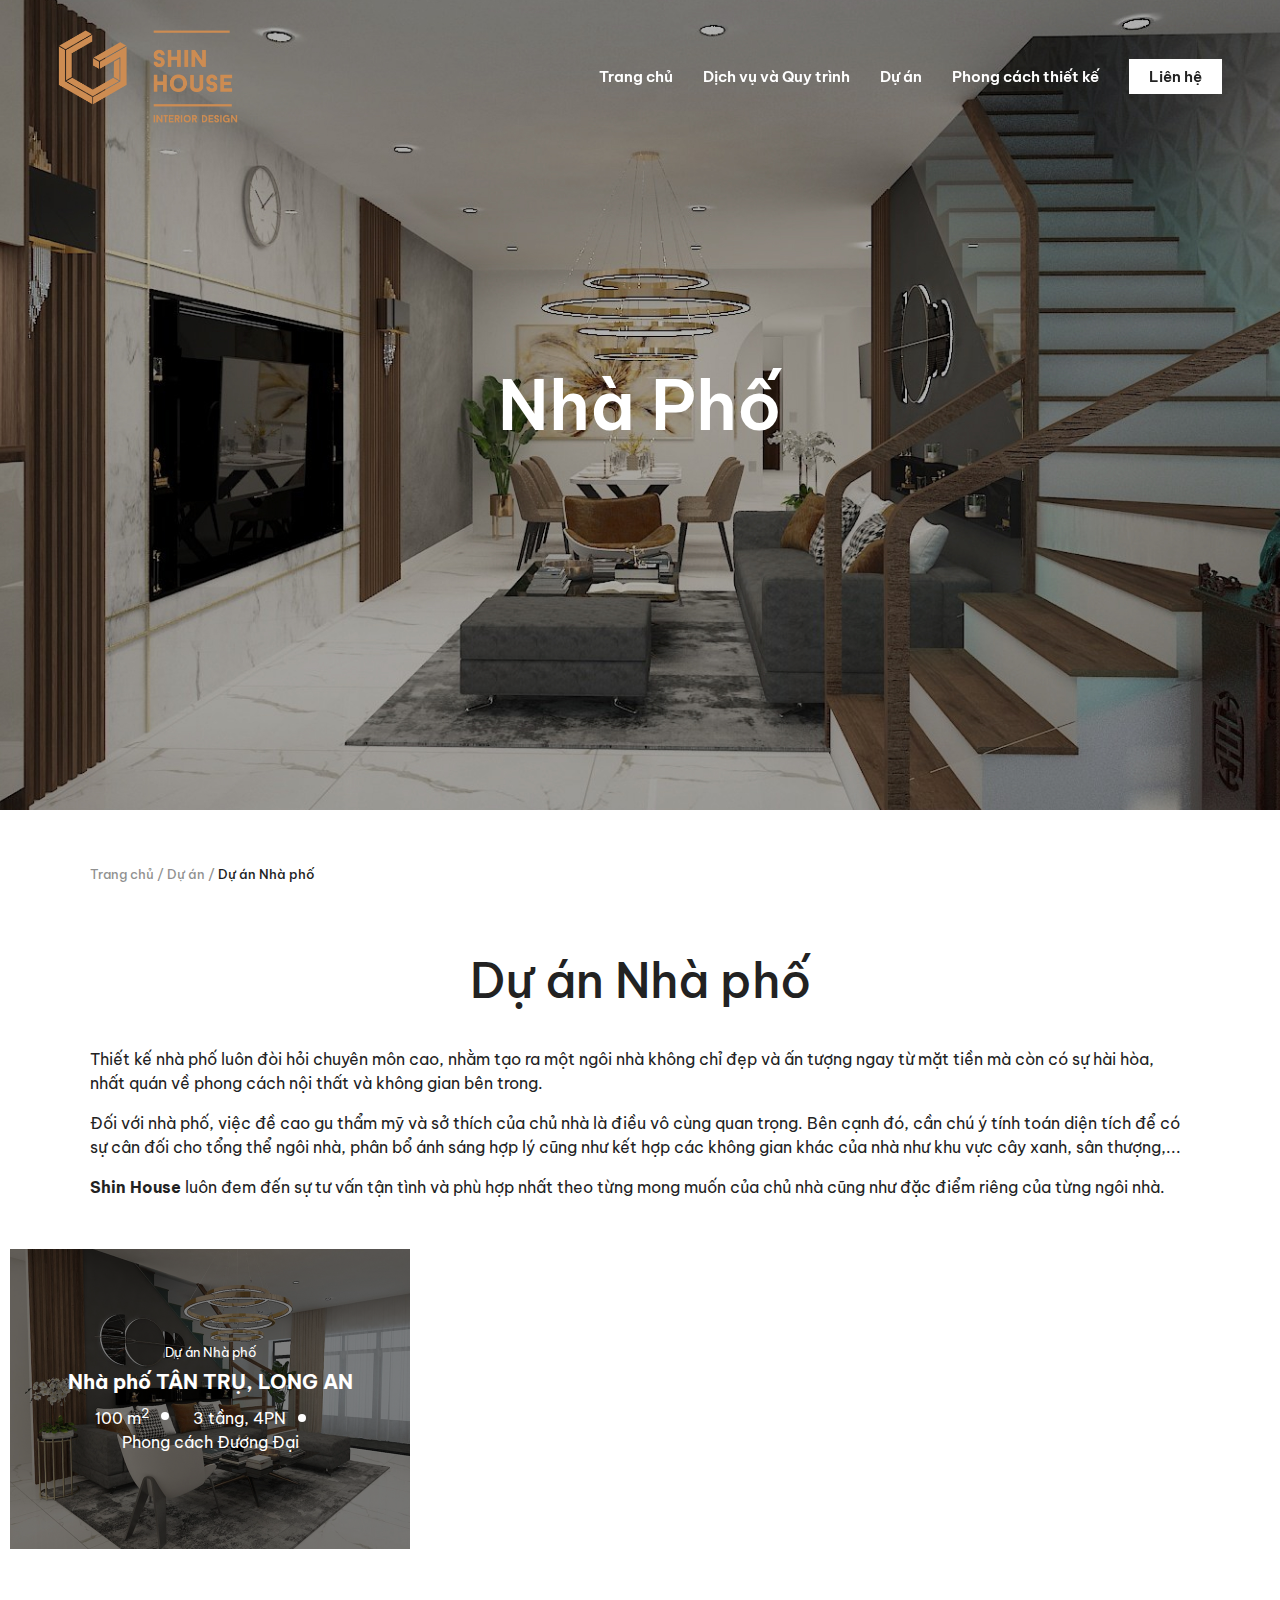
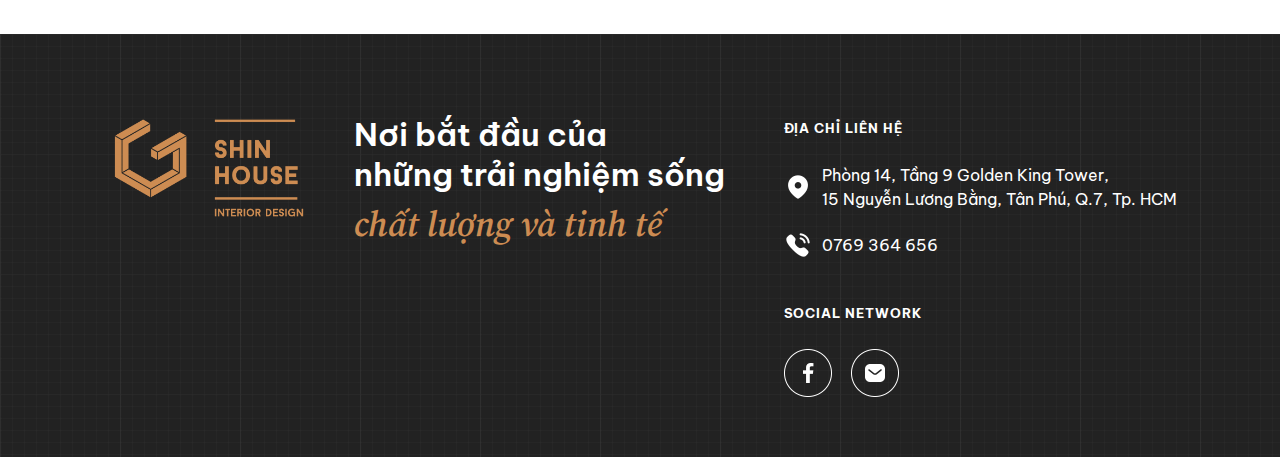
<file: project/cate1.html>
<!doctype html>
<html lang="en">

<head>
    <meta charset="UTF-8">
    <meta name="viewport" content="width=device-width, initial-scale=-100%, user-scalable=yes" />
    <meta name="format-detection" content="telephone=no">
    <title>Dự án Nhà phố | ShinHouse</title>
    <meta name="keywords" content="">
    <meta name="description" content="">
    <link rel="icon" type="image/png"/ href="../favicon.ico">
    <link rel="apple-touch-icon" sizes="180x180" href="../images/apple-touch-icon.png">
    <link rel="icon" type="image/png" sizes="32x32" href="../images/favicon-32x32.png">
    <link rel="icon" type="image/png" sizes="16x16" href="../images/favicon-16x16.png">
    <link rel="manifest" href="../images/site.webmanifest">
    <link rel="stylesheet" href="../css/imports.css" />
    <!-- JS -->
    <script src="../js/jquery.js"></script>
</head>

<body id="project" class="under cate1">
    <div id="wrapper">
        <header>
            <div class="head_content">
                <h1 id="logo"><a href="#wrapper"><img loading="lazy" src="../images/logo.png" width="180" alt="ShinHouse Logo"></a></h1>
                <nav>
                    <ul>
                        <li><a href="../">Trang chủ</a></li>
                        <li><a href="../service">Dịch vụ và Quy trình</a></li>
                        <li><a href="../project">Dự án</a></li>
                        <li><a href="../design">Phong cách thiết kế</a></li>
                        <li class="bg"><a href="../contact">Liên hệ</a></li>
                    </ul>
                </nav>
                <p class="btn_open"><a class="btn_side"><span></span> <span></span><span></span> <span></span> <span></span> <span></span></a></p>
            </div>
        </header>
        <!-- main start -->
        <main>
            <!-- TOP INFO -->
            <section class="top_info">
                <div class="inner">
                    <h2>Nhà phố</h2>
                </div>
            </section>

            <!-- PROJECT PAGE -->
            <section class="project_list">
                <div class="inner">
                    <div class="project_des">
                        <div class="breadcrumbs">
                            <ul>
                                <li><a href="../">Trang chủ<a>&nbsp;/&nbsp;</a>
                                <li><a href="../project/">Dự án<a>&nbsp;/&nbsp;</a>
                                <li>Dự án Nhà phố</a>
                            </ul>
                        </div>
                        <h3>Dự án Nhà phố</h3>
                        <p>Thiết kế nhà phố luôn đòi hỏi chuyên môn cao, nhằm tạo ra một ngôi nhà không chỉ đẹp và ấn tượng ngay từ mặt tiền mà còn có sự hài hòa, nhất quán về phong cách nội thất và không gian bên trong.</p>
                        <p>Đối với nhà phố, việc đề cao gu thẩm mỹ và sở thích của chủ nhà là điều vô cùng quan trọng. Bên cạnh đó, cần chú ý tính toán diện tích để có sự cân đối cho tổng thể ngôi nhà, phân bổ ánh sáng hợp lý cũng như kết hợp các không gian khác của nhà như khu vực cây xanh, sân thượng,...</p>
                        <p><span class="bold">Shin House</span> luôn đem đến sự tư vấn tận tình và phù hợp nhất theo từng mong muốn của chủ nhà cũng như đặc điểm riêng của từng ngôi nhà.</p>
                    </div>

                    <div class="project_list_content">
                        <ul>
                            <li>
                                <p class="img"><a href="./detail.html"><img src="../images/project_list_1.jpg" alt="Load title"></a></p>
                                <div class="des">
                                    <p class="name">Dự án <span>Nhà phố</span></p>
                                    <p class="locate">Nhà phố TÂN TRỤ, LONG AN</p>
                                    <p class="info">
                                        <span class="square">100 m<sup>2</sup></span>
                                        <span class="room">3 tầng, 4PN</span>
                                        <span class="style">Phong cách Đương Đại</span>
                                    </p>
                                </div>
                            </li>
                        </ul>
                    </div>
                </div>
            </section>
        </main>
        <!-- main end -->
        <footer>
            <div class="foot_slogan">
                <p class="f_logo"><a href="./"><img loading="lazy" width="190" height="98" src="../images/logo.png" alt="ShinHouse Logo"></a></p>
                <p class="big">Nơi bắt đầu của<br>những trải nghiệm sống<br><span class="sr brown italic">chất lượng và tinh tế</span></p>
            </div>
            <div class="foot_info">
                <p class="big">Địa chỉ liên hệ</p>
                <p class="add">Phòng 14, Tầng 9 Golden King Tower, <br class="pc">15 Nguyễn Lương Bằng, Tân Phú, Q.7, Tp. HCM</p>
                <p class="tel"><a href="tel:0769364656">0769 364 656</a></p>
                <p class="big">Social network</p>
                <p class="sns">
                    <a href="https://www.facebook.com/profile.php?id=100066376429048&mibextid=LQQJ4d " target="_blank" rel="noopener noreferrer"><img loading="lazy" src="../images/foot_sns_fb.png" alt="Facebook"></a>
                    <a href="mailto:shinhouse1808@gmail.com" rel="noopener noreferrer"><img loading="lazy" src="../images/foot_sns_mail.png" alt="Email"></a>
                </p>
            </div>
        </footer>

        <p id="btn_top"><img loading="lazy" src="../images/btn_top.png" width="66" alt="Back to Top"></p>
    </div>
    <link rel="preconnect" href="https://fonts.googleapis.com">
    <link rel="preconnect" href="https://fonts.gstatic.com" crossorigin>
    <link href="https://fonts.googleapis.com/css2?family=Be+Vietnam+Pro:ital,wght@0,400;0,500;0,600;0,700;1,400;1,500;1,600;1,700&family=Source+Serif+Pro:ital,wght@0,400;0,600;1,600&display=swap" rel="stylesheet">
    <!--================JS========================-->
    <script src="../js/top.js"></script>
</body>

</html>
</file>
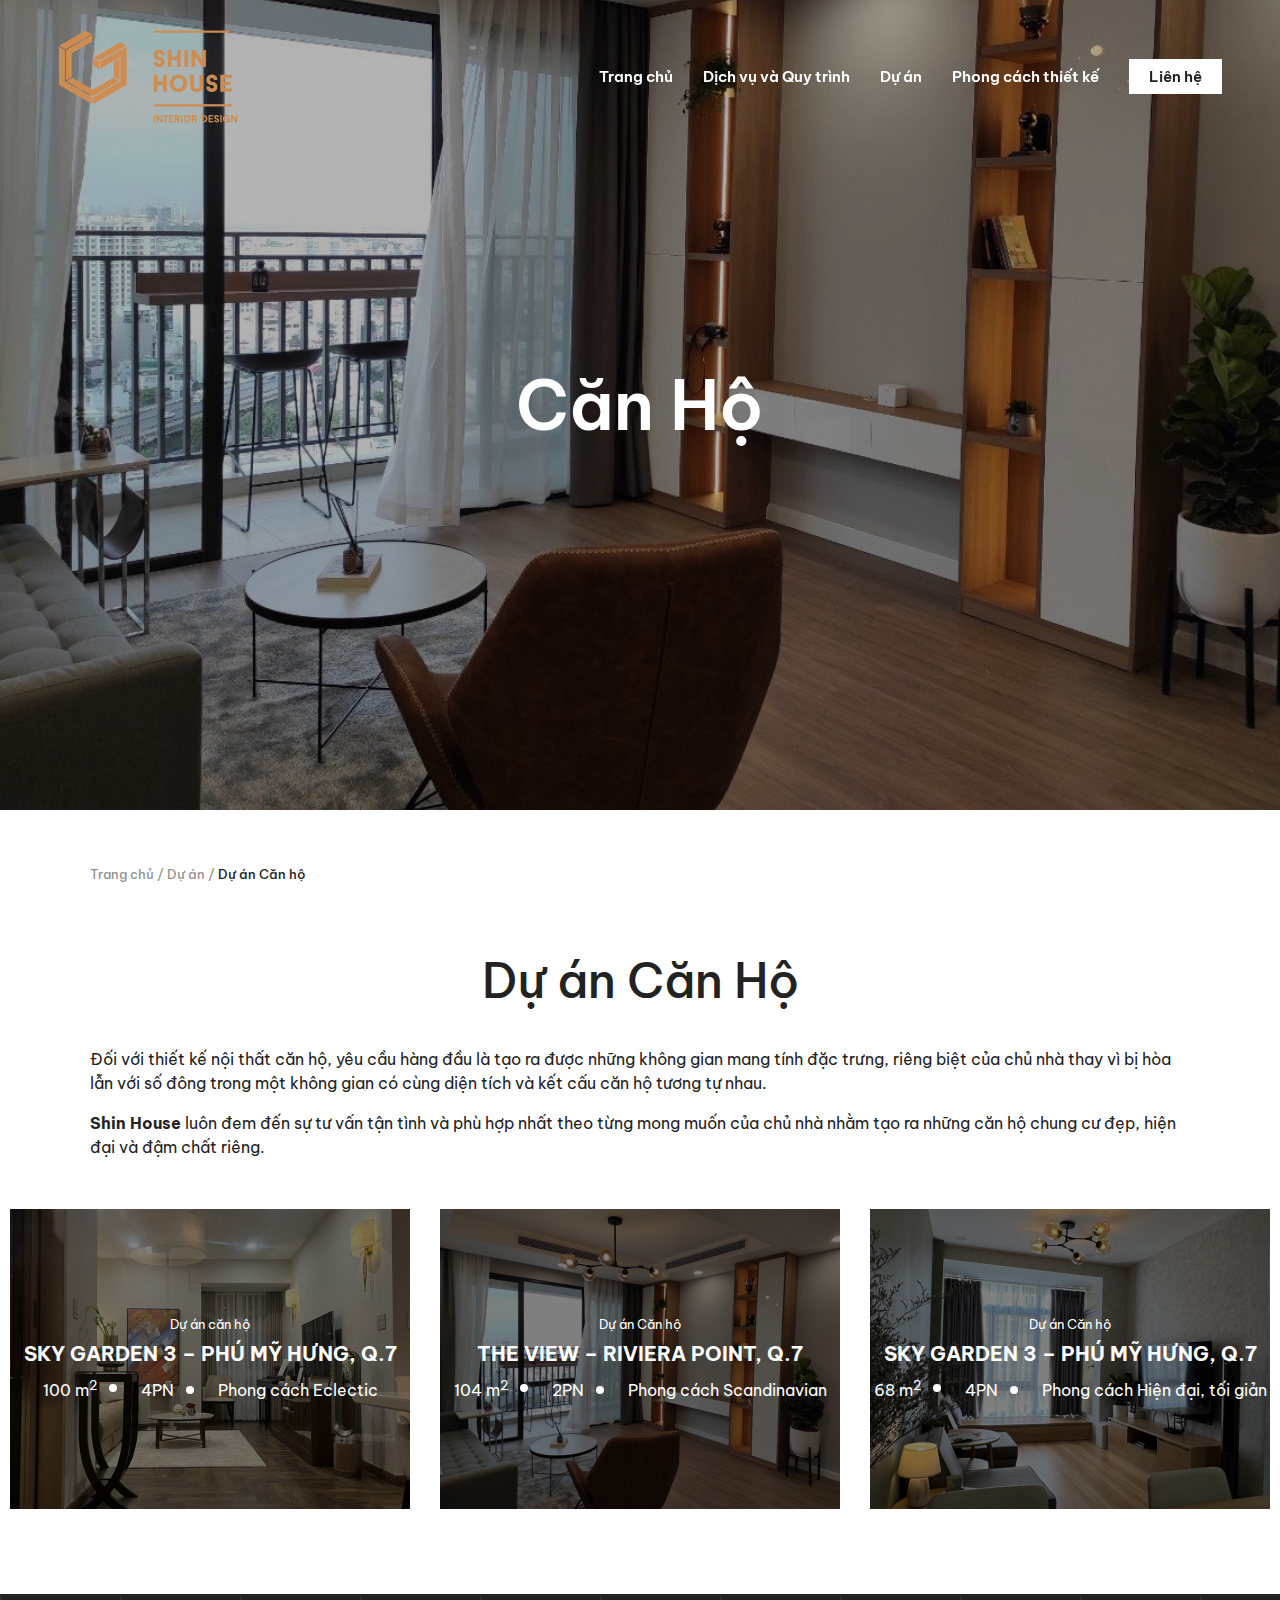
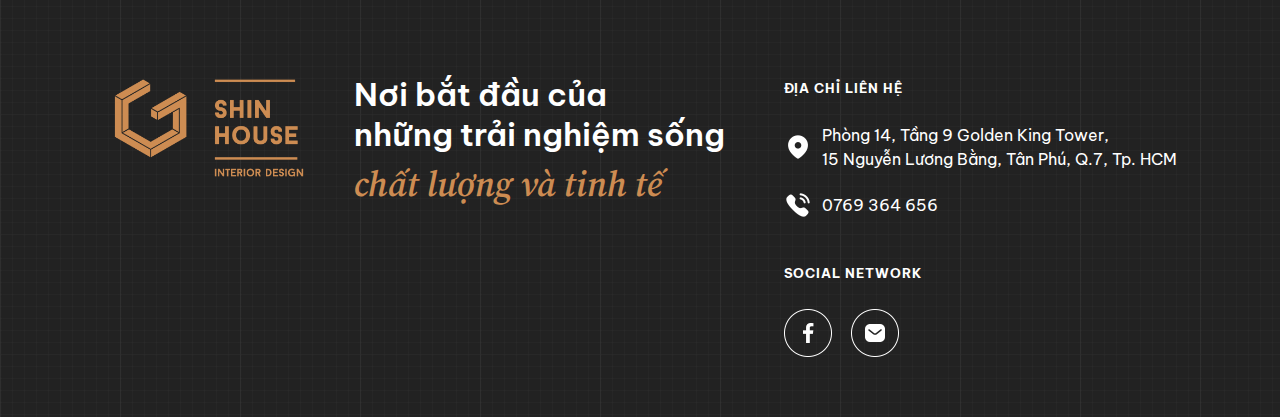
<file: project/cate2.html>
<!doctype html>
<html lang="en">

<head>
    <meta charset="UTF-8">
    <meta name="viewport" content="width=device-width, initial-scale=-100%, user-scalable=yes" />
    <meta name="format-detection" content="telephone=no">
    <title>Dự án Căn hộ | ShinHouse</title>
    <meta name="keywords" content="">
    <meta name="description" content="">
    <link rel="icon" type="image/png"/ href="../favicon.ico">
    <link rel="apple-touch-icon" sizes="180x180" href="../images/apple-touch-icon.png">
    <link rel="icon" type="image/png" sizes="32x32" href="../images/favicon-32x32.png">
    <link rel="icon" type="image/png" sizes="16x16" href="../images/favicon-16x16.png">
    <link rel="manifest" href="../images/site.webmanifest">
    <link rel="stylesheet" href="../css/imports.css" />
    <!-- JS -->
    <script src="../js/jquery.js"></script>
</head>

<body id="project" class="under cate2">
    <div id="wrapper">
        <header>
            <div class="head_content">
                <h1 id="logo"><a href="#wrapper"><img loading="lazy" src="../images/logo.png" width="180" alt="ShinHouse Logo"></a></h1>
                <nav>
                    <ul>
                        <li><a href="../">Trang chủ</a></li>
                        <li><a href="../service">Dịch vụ và Quy trình</a></li>
                        <li><a href="../project">Dự án</a></li>
                        <li><a href="../design">Phong cách thiết kế</a></li>
                        <li class="bg"><a href="../contact">Liên hệ</a></li>
                    </ul>
                </nav>
                <p class="btn_open"><a class="btn_side"><span></span> <span></span><span></span> <span></span> <span></span> <span></span></a></p>
            </div>
        </header>
        <!-- main start -->
        <main>
            <!-- TOP INFO -->
            <section class="top_info">
                <div class="inner">
                    <h2>Căn Hộ</h2>
                </div>
            </section>

            <!-- PROJECT PAGE -->
            <section class="project_list">
                <div class="inner">
                    <div class="project_des">
                        <div class="breadcrumbs">
                            <ul>
                                <li><a href="../">Trang chủ<a>&nbsp;/&nbsp;</a>
                                <li><a href="../project/">Dự án<a>&nbsp;/&nbsp;</a>
                                <li>Dự án Căn hộ</a>
                            </ul>
                        </div>
                        <h3>Dự án Căn Hộ</h3>
                        <p>Đối với thiết kế nội thất căn hộ, yêu cầu hàng đầu là tạo ra được những không gian mang tính đặc trưng, riêng biệt của chủ nhà thay vì bị hòa lẫn với số đông trong một không gian có cùng diện tích và kết cấu căn hộ tương tự nhau.</p>
                        <p><span class="bold">Shin House</span> luôn đem đến sự tư vấn tận tình và phù hợp nhất theo từng mong muốn của chủ nhà nhằm tạo ra những căn hộ chung cư đẹp, hiện đại và đậm chất riêng.</p>
                    </div>

                    <div class="project_list_content">
                        <ul>
                            <li>
                                <p class="img"><a href="./detail.html"><img src="../images/project_list_2.jpg" alt="Load title"></a></p>
                                <div class="des">
                                    <p class="name">Dự án <span>căn hộ</span></p>
                                    <p class="locate">SKY GARDEN 3 – PHÚ MỸ HƯNG, Q.7</p>
                                    <p class="info">
                                        <span class="square">100 m<sup>2</sup></span>
                                        <span class="room">4PN</span>
                                        <span class="style">Phong cách Eclectic</span>
                                    </p>
                                </div>
                            </li>
                            <li>
                                <p class="img"><a href="./detail.html"><img src="../images/project_list_3.jpg" alt="Load title"></a></p>
                                <div class="des">
                                    <p class="name">Dự án <span>Căn hộ</span></p>
                                    <p class="locate">THE VIEW – RIVIERA POINT, Q.7</p>
                                    <p class="info">
                                        <span class="square">104 m<sup>2</sup></span>
                                        <span class="room">2PN</span>
                                        <span class="style">Phong cách Scandinavian</span>
                                    </p>
                                </div>
                            </li>
                            <li>
                                <p class="img"><a href="./detail.html"><img src="../images/project_list_4.jpg" alt="Load title"></a></p>
                                <div class="des">
                                    <p class="name">Dự án <span>Căn hộ</span></p>
                                    <p class="locate">SKY GARDEN 3 – PHÚ MỸ HƯNG, Q.7</p>
                                    <p class="info">
                                        <span class="square">68 m<sup>2</sup></span>
                                        <span class="room">4PN</span>
                                        <span class="style">Phong cách Hiện đại, tối giản</span>
                                    </p>
                                </div>
                            </li>
                        </ul>
                    </div>
                </div>
            </section>
        </main>
        <!-- main end -->
        <footer>
            <div class="foot_slogan">
                <p class="f_logo"><a href="./"><img loading="lazy" width="190" height="98" src="../images/logo.png" alt="ShinHouse Logo"></a></p>
                <p class="big">Nơi bắt đầu của<br>những trải nghiệm sống<br><span class="sr brown italic">chất lượng và tinh tế</span></p>
            </div>
            <div class="foot_info">
                <p class="big">Địa chỉ liên hệ</p>
                <p class="add">Phòng 14, Tầng 9 Golden King Tower, <br class="pc">15 Nguyễn Lương Bằng, Tân Phú, Q.7, Tp. HCM</p>
                <p class="tel"><a href="tel:0769364656">0769 364 656</a></p>
                <p class="big">Social network</p>
                <p class="sns">
                    <a href="https://www.facebook.com/profile.php?id=100066376429048&mibextid=LQQJ4d " target="_blank" rel="noopener noreferrer"><img loading="lazy" src="../images/foot_sns_fb.png" alt="Facebook"></a>
                    <a href="mailto:shinhouse1808@gmail.com" rel="noopener noreferrer"><img loading="lazy" src="../images/foot_sns_mail.png" alt="Email"></a>
                </p>
            </div>
        </footer>

        <p id="btn_top"><img loading="lazy" src="../images/btn_top.png" width="66" alt="Back to Top"></p>
    </div>
    <link rel="preconnect" href="https://fonts.googleapis.com">
    <link rel="preconnect" href="https://fonts.gstatic.com" crossorigin>
    <link href="https://fonts.googleapis.com/css2?family=Be+Vietnam+Pro:ital,wght@0,400;0,500;0,600;0,700;1,400;1,500;1,600;1,700&family=Source+Serif+Pro:ital,wght@0,400;0,600;1,600&display=swap" rel="stylesheet">
    <!--================JS========================-->
    <script src="../js/top.js"></script>
</body>

</html>
</file>
<file: css/imports.css>
@charset "UTF-8";
@import "base.css";
@import "fonts.css";
@import "aos.css";
@import "slick.css";
@import "styles.css";
@import "responsive.css";
@import "lightbox.css";
</file>
